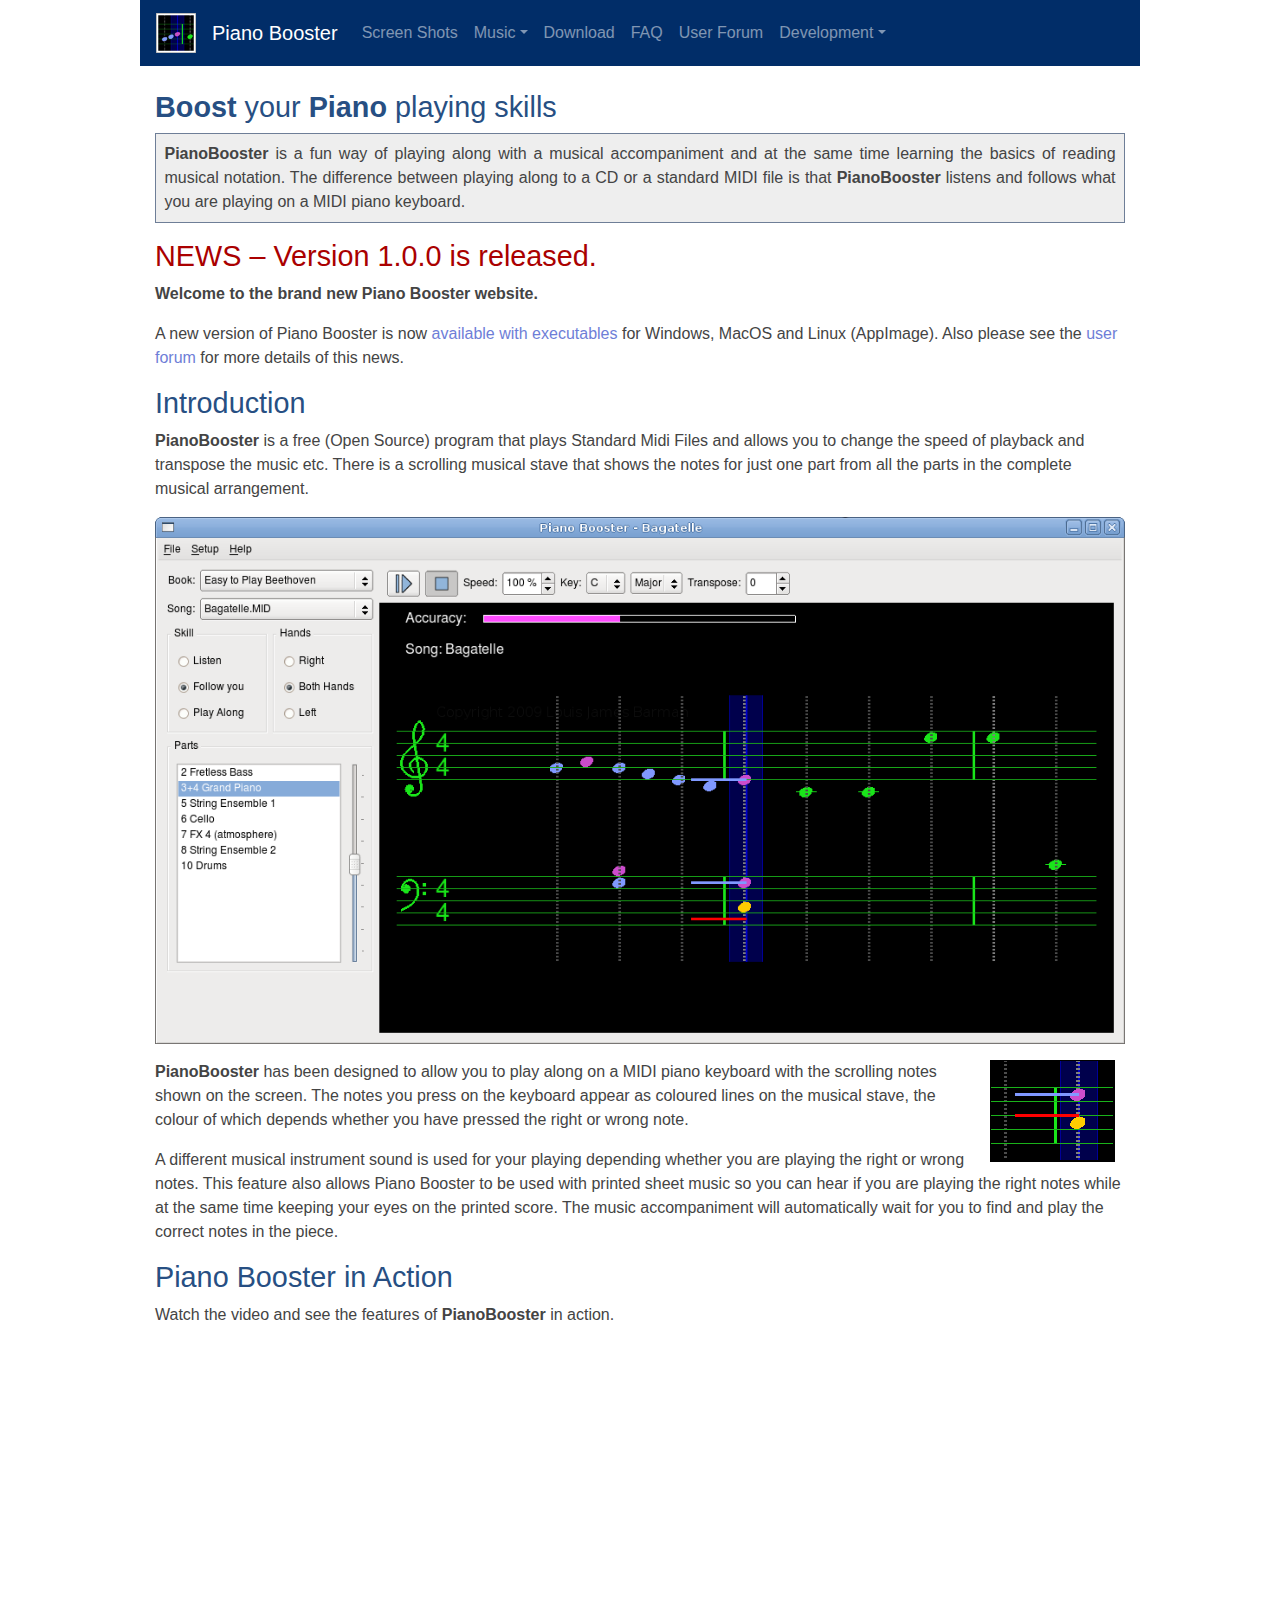
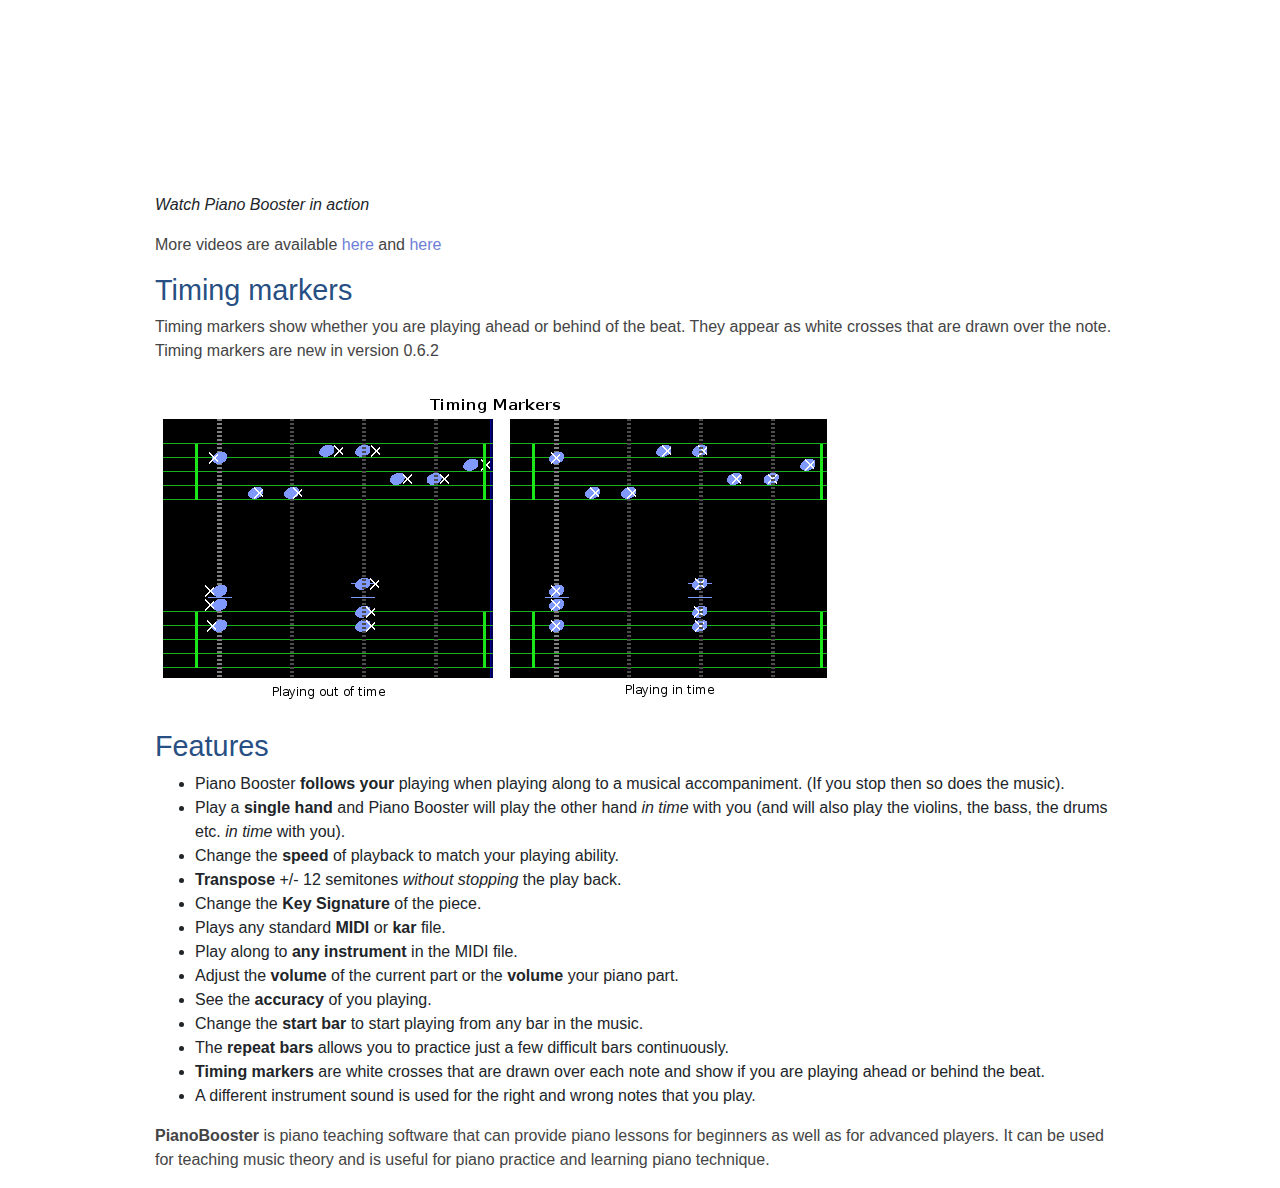
<file: index.html>
<!DOCTYPE html>
<html xmlns="http://www.w3.org/1999/xhtml" lang="" xml:lang="">
<head>
  <meta charset="utf-8" />
  <meta name="generator" content="pandoc" />
  <meta name="viewport" content="width=device-width, initial-scale=1.0, user-scalable=yes" />
  <title>PianoBooster</title>
  <style type="text/css">
      code{white-space: pre-wrap;}
      span.smallcaps{font-variant: small-caps;}
      span.underline{text-decoration: underline;}
      div.column{display: inline-block; vertical-align: top; width: 50%;}
  </style>
    <meta name="viewport" content="width=device-width, initial-scale=1">
    <link rel="stylesheet" href="https://maxcdn.bootstrapcdn.com/bootstrap/4.5.2/css/bootstrap.min.css">
    <script src="https://ajax.googleapis.com/ajax/libs/jquery/3.5.1/jquery.min.js"></script>
    <script src="https://cdnjs.cloudflare.com/ajax/libs/popper.js/1.16.0/umd/popper.min.js"></script>
    <script src="https://maxcdn.bootstrapcdn.com/bootstrap/4.5.2/js/bootstrap.min.js"></script>
    <link rel="stylesheet" href="css/pb.css">
  <style>
  @media (min-width: 1000px) {
  .customclass {
     max-width: 1000px!important;
    }
  }
  </style>
</head>
<body>
<div class="container-lg customclass px-0">
<nav class="navbar navbar-expand-md navbar-dark">

  <a class="navbar-brand" href="index.html"> <img src="images/logo64x64.png" alt="logo" style="width:40px;"></a>
  <a class="navbar-brand" href="index.html">Piano Booster</a>

  <button class="navbar-toggler" type="button" data-toggle="collapse" data-target="#collapsibleNavbar">
    <span class="navbar-toggler-icon"></span>
  </button>
  <div class="collapse navbar-collapse" id="collapsibleNavbar">
    <ul class="navbar-nav">
    <li class="nav-item"><a class="nav-link" href="screenshots.html">Screen Shots</a></li>
    <li class="nav-item dropdown">
      <a class="nav-link dropdown-toggle" href="music-info.html" id="navbardrop" data-toggle="dropdown">Music</a>
      <div class="dropdown-menu">
        <a class="dropdown-item" href="music-info.html">Music Info</a>
        <a class="dropdown-item" href="Beginner Course.html">Beginner Course</a>
        <a class="dropdown-item" href="Booster Music.html">Booster Course</a>
      </div>
    </li>
    <li class="nav-item"><a class="nav-link" href="download.html">Download</a></li>
    <li class="nav-item"><a class="nav-link" href="faq.html">FAQ</a></li>
    <li class="nav-item"><a class="nav-link" href="http://piano-booster.139.s1.nabble.com/Piano-Booster-Users-f1591936.html">User Forum</a></li>
    <li class="nav-item dropdown">
      <a class="nav-link dropdown-toggle" href="music-info.html" id="navbardrop" data-toggle="dropdown">Development</a>
      <div class="dropdown-menu">
        <a class="dropdown-item" href="developer-info.html">Developer Info</a>
        <a class="dropdown-item" href="http://piano-booster.139.s1.nabble.com/Piano-Booster-Development-f2625691.html">Dev forum</a>
        <a class="dropdown-item" href="https://github.com/pianobooster/PianoBooster">Source Code</a>
        <a class="dropdown-item" href="https://hosted.weblate.org/projects/pianobooster/">Translations</a>
      </div>
    </li>
    </ul>
  </div>
</nav>
<br>

<div class="container-lg">
<h2 id="boost-your-piano-playing-skills"><strong>Boost</strong> your <strong>Piano</strong> playing skills</h2>
<p class="greyed">
<strong>PianoBooster</strong> is a fun way of playing along with a musical accompaniment and at the same time learning the basics of reading musical notation. The difference between playing along to a CD or a standard MIDI file is that <strong>PianoBooster</strong> listens and follows what you are playing on a MIDI piano keyboard.
</p>
<div class="news">
<h2 id="news-version-1.0.0-is-released.">NEWS – Version 1.0.0 is released.</h2>
</div>
<p><strong>Welcome to the brand new Piano Booster website.</strong></p>
<p>A new version of Piano Booster is now <a href="download.html">available with executables</a> for Windows, MacOS and Linux (AppImage). Also please see the <a href="http://piano-booster.2625608.n2.nabble.com/Piano-Booster-Users-f1591936.html">user forum</a> for more details of this news.</p>
<h2 id="introduction">Introduction</h2>
<p><strong>PianoBooster</strong> is a free (Open Source) program that plays Standard Midi Files and allows you to change the speed of playback and transpose the music etc. There is a scrolling musical stave that shows the notes for just one part from all the parts in the complete musical arrangement.</p>
<p><img src="images/shots/LinuxScreenShot.png" alt="Piano Booster main screen" /></p>
<p><img hspace="10" align="right" src="images/pianolines.png" alt="Piano Lines"/> <strong>PianoBooster</strong> has been designed to allow you to play along on a MIDI piano keyboard with the scrolling notes shown on the screen. The notes you press on the keyboard appear as coloured lines on the musical stave, the colour of which depends whether you have pressed the right or wrong note.</p>
<p>A different musical instrument sound is used for your playing depending whether you are playing the right or wrong notes. This feature also allows Piano Booster to be used with printed sheet music so you can hear if you are playing the right notes while at the same time keeping your eyes on the printed score. The music accompaniment will automatically wait for you to find and play the correct notes in the piece.</p>
<h2 id="piano-booster-in-action">Piano Booster in Action</h2>
<p>Watch the video and see the features of <strong>PianoBooster</strong> in action.</p>
<p>
<style>.embed-container {position: relative; padding-bottom: min(80%, 450px); height: 0; overflow: hidden; max-width: 100%; } .embed-container iframe, .embed-container object, .embed-container embed { position: absolute; top: 0; left: 0; max-width: 600px; max-height: 450px; width: 100%; height: 100%; }</style>
<div class="embed-container">
<iframe src="https://www.youtube-nocookie.com/embed/UGbfm8Tv-20?controls=0&amp;rel=0" frameborder="0" allowfullscreen>
</iframe>
</div>
<i>Watch Piano Booster in action</i>
</p>
<p>More videos are available <a href="http://www.youtube.com/watch?v=7YaDllVreuM">here</a> and <a href="http://www.youtube.com/watch?v=58iw8nu3EOM">here</a></p>
<!--<h2>Timing markers <font color="#ff6666">(new)</font></h2>-->
<h2 id="timing-markers">Timing markers</h2>
<p>Timing markers show whether you are playing ahead or behind of the beat. They appear as white crosses that are drawn over the note. Timing markers are new in version 0.6.2</p>
<p><img src="images/timingmarkers.png" alt="Piano Booster timing markers" /></p>
<h2 id="features">Features</h2>
<ul>
<li>Piano Booster <strong>follows your</strong> playing when playing along to a musical accompaniment. (If you stop then so does the music).</li>
<li>Play a <strong>single hand</strong> and Piano Booster will play the other hand <em>in time</em> with you (and will also play the violins, the bass, the drums etc. <i>in time</i> with you).</li>
<li>Change the <strong>speed</strong> of playback to match your playing ability.</li>
<li><strong>Transpose</strong> +/- 12 semitones <em>without stopping</em> the play back.</li>
<li>Change the <strong>Key Signature</strong> of the piece.</li>
<li>Plays any standard <strong>MIDI</strong> or <strong>kar</strong> file.</li>
<li>Play along to <strong>any instrument</strong> in the MIDI file.</li>
<li>Adjust the <strong>volume</strong> of the current part or the <strong>volume</strong> your piano part.</li>
<li>See the <strong>accuracy</strong> of you playing.</li>
<li>Change the <strong>start bar</strong> to start playing from any bar in the music.</li>
<li>The <strong>repeat bars</strong> allows you to practice just a few difficult bars continuously.</li>
<li><strong>Timing markers</strong> are white crosses that are drawn over each note and show if you are playing ahead or behind the beat.</li>
<li>A different instrument sound is used for the right and wrong notes that you play.</li>
</ul>
<p><strong>PianoBooster</strong> is piano teaching software that can provide piano lessons for beginners as well as for advanced players. It can be used for teaching music theory and is useful for piano practice and learning piano technique.</p>

</div>
</div>
</body>
</html>
</file>
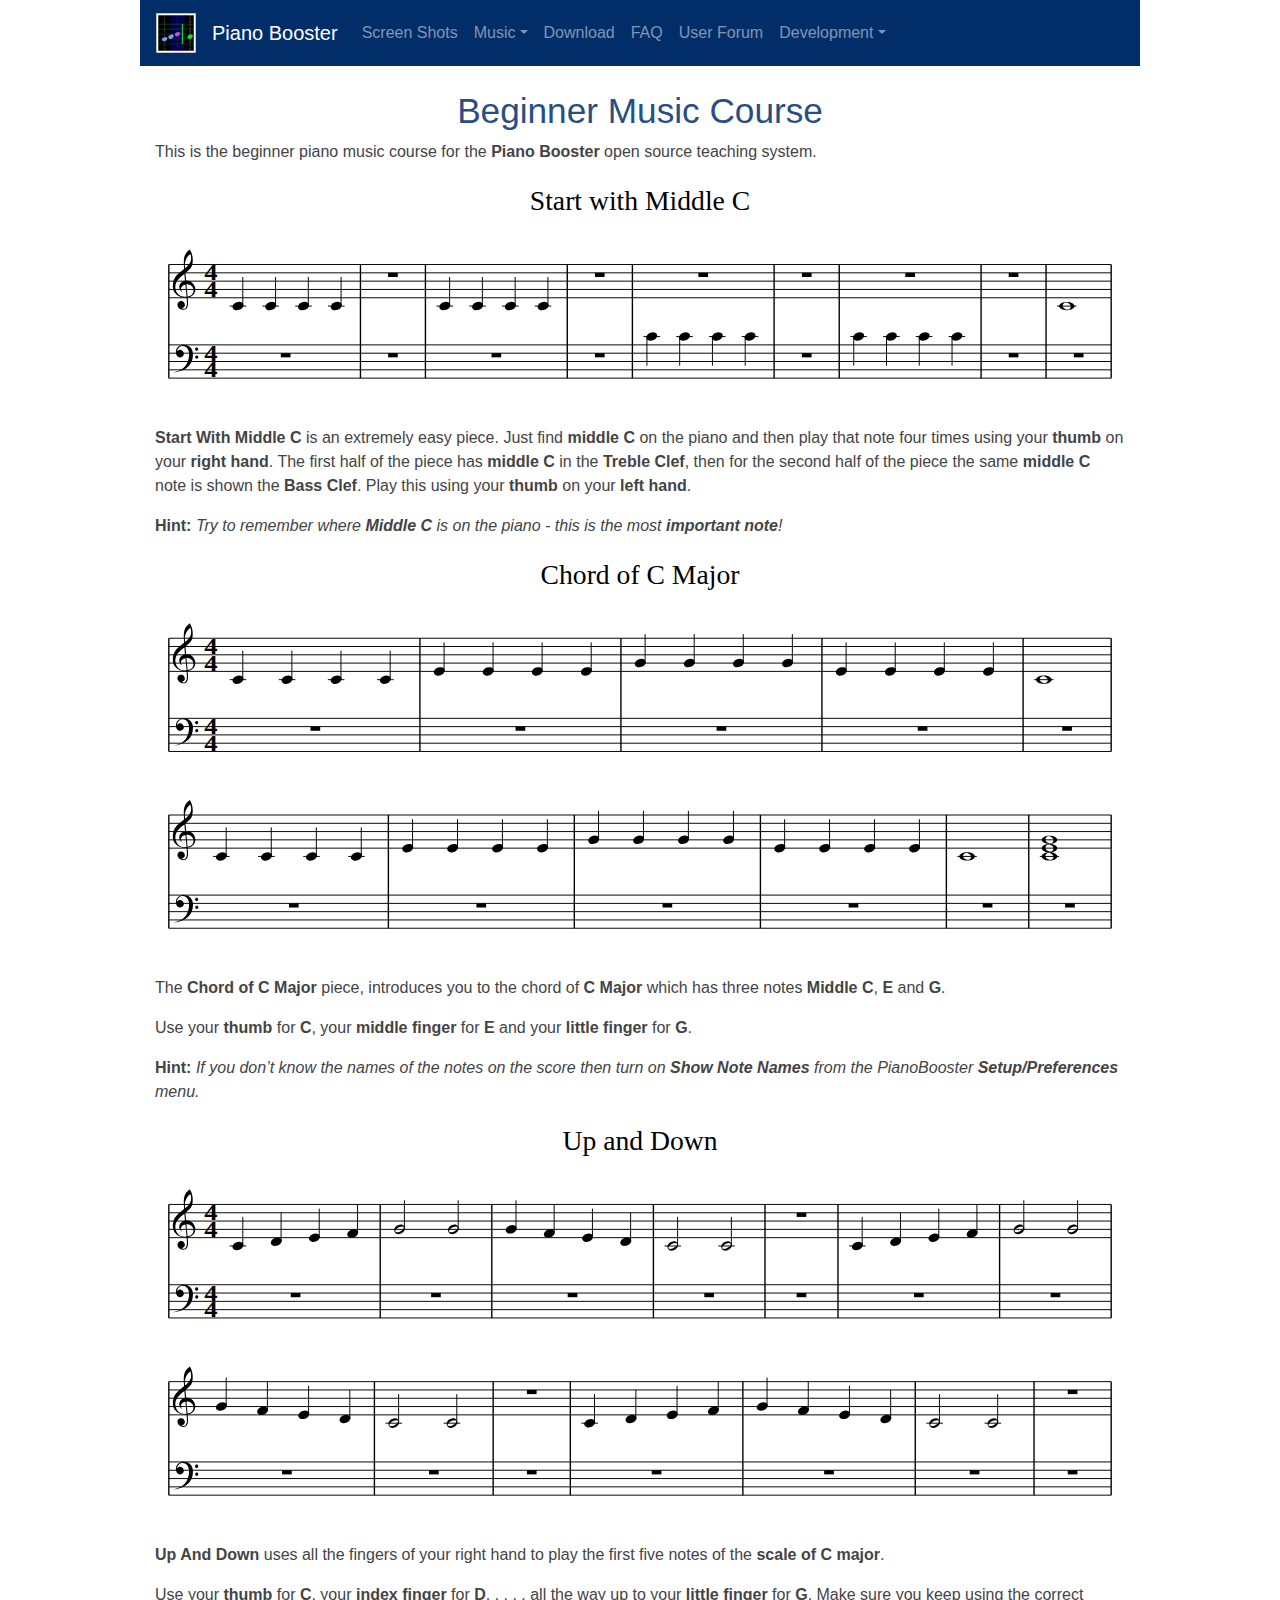
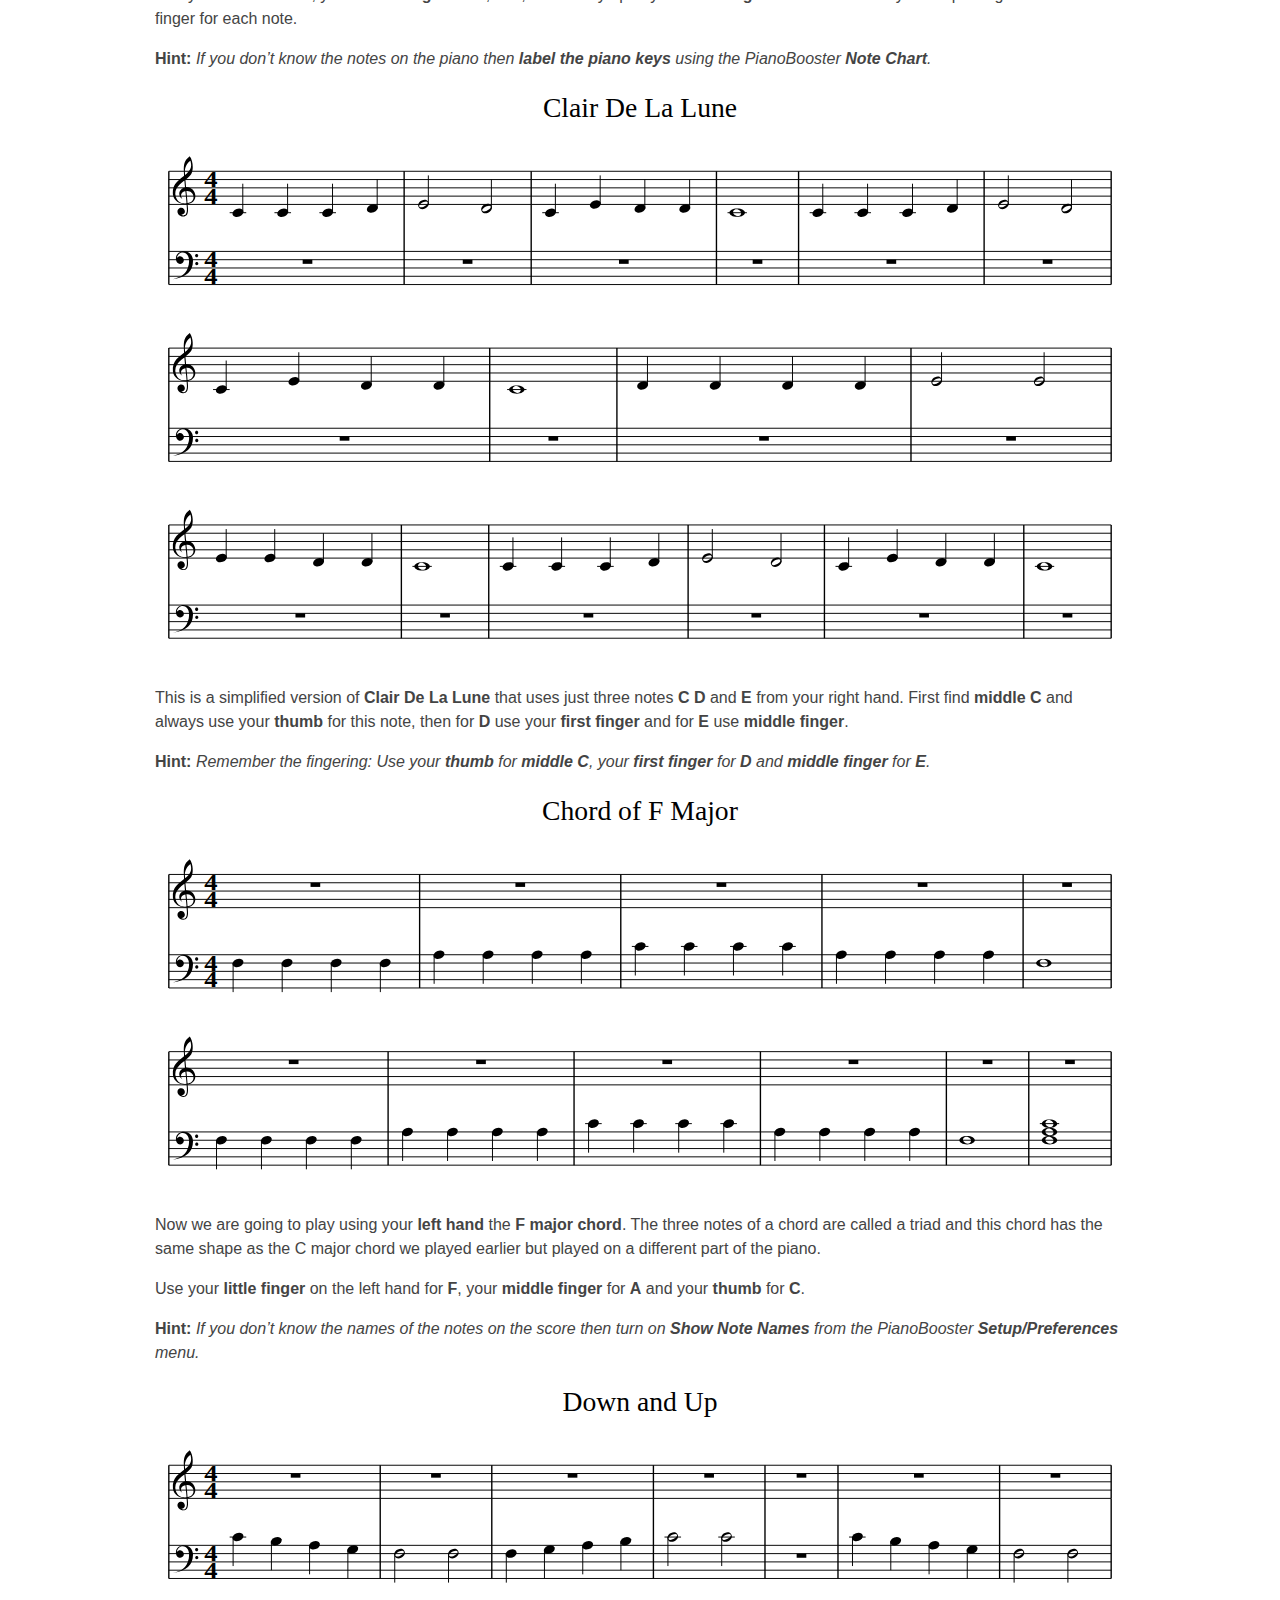
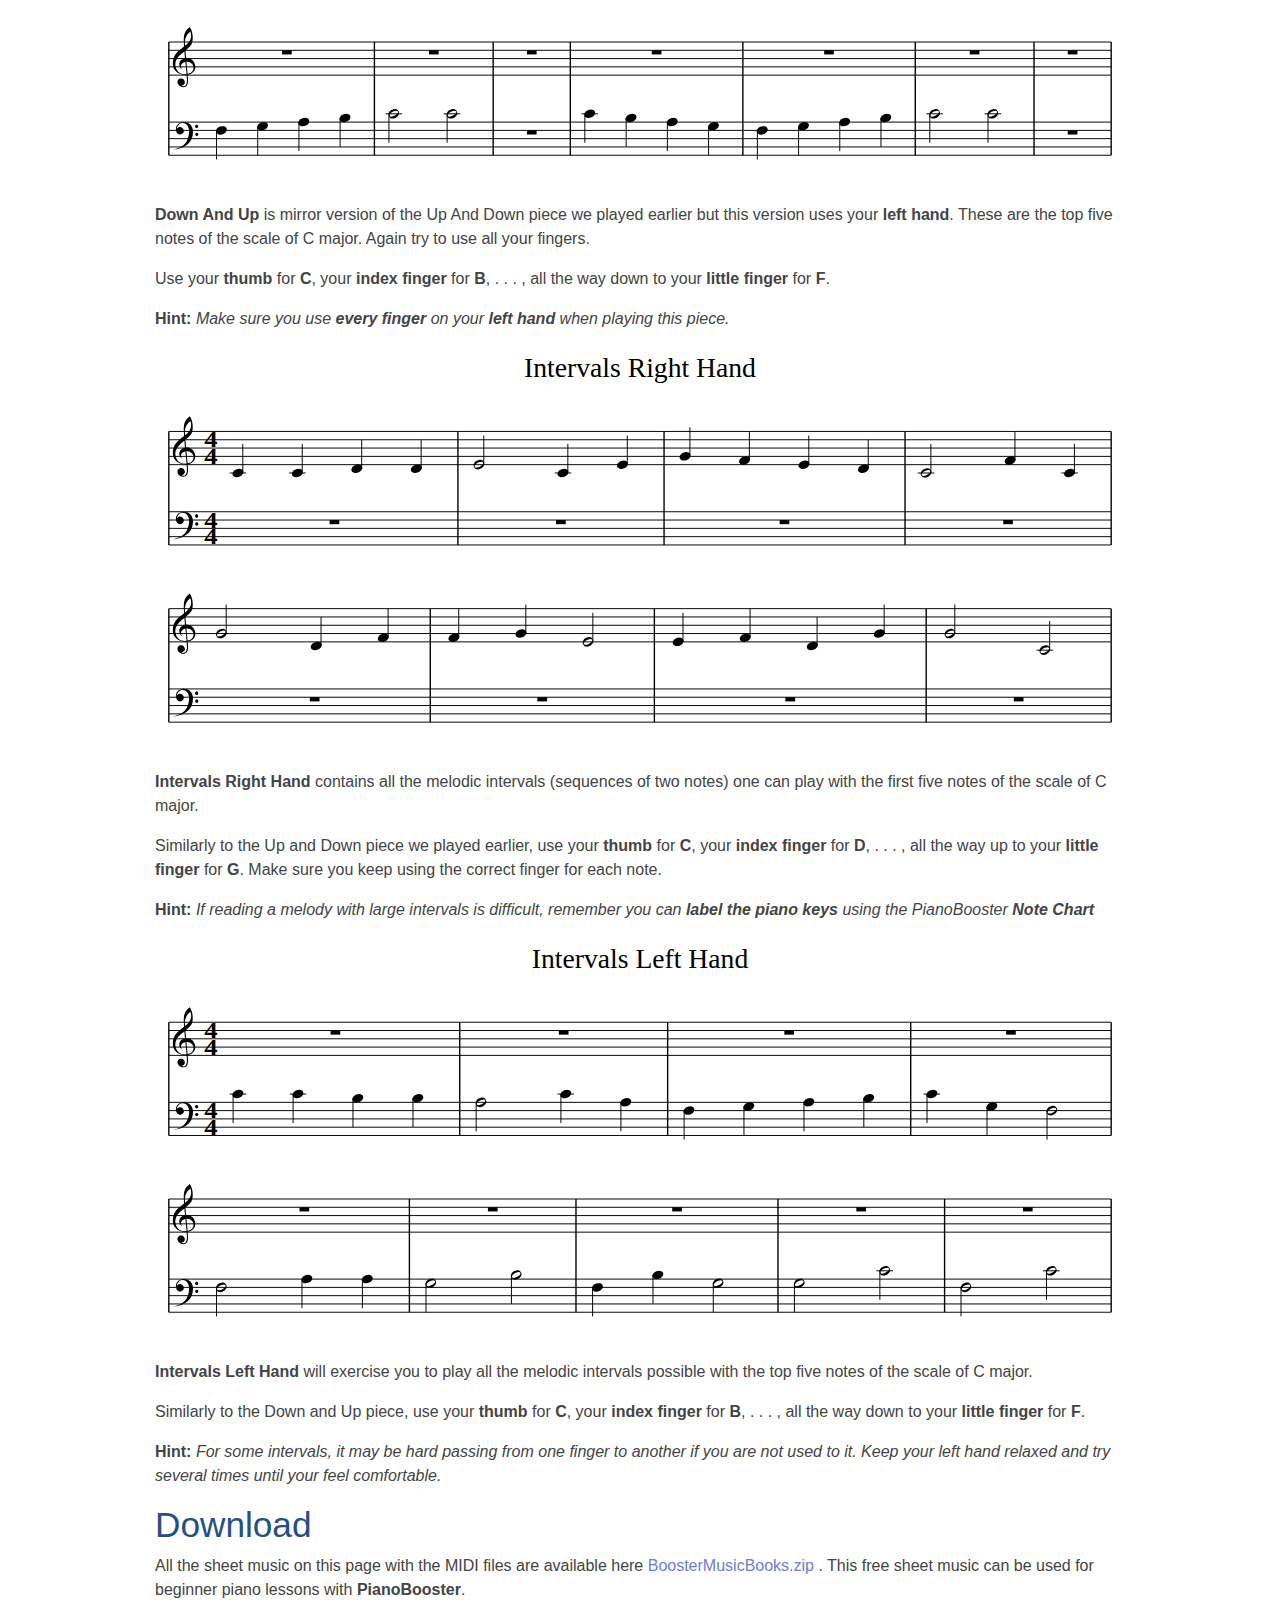
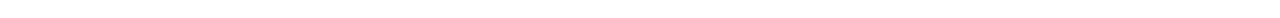
<file: Beginner Course.html>
<!DOCTYPE html>
<html xmlns="http://www.w3.org/1999/xhtml" lang="" xml:lang="">
<head>
  <meta charset="utf-8" />
  <meta name="generator" content="pandoc" />
  <meta name="viewport" content="width=device-width, initial-scale=1.0, user-scalable=yes" />
  <title>Beginner Course PianoBooster</title>
  <style type="text/css">
      code{white-space: pre-wrap;}
      span.smallcaps{font-variant: small-caps;}
      span.underline{text-decoration: underline;}
      div.column{display: inline-block; vertical-align: top; width: 50%;}
  </style>
    <meta name="viewport" content="width=device-width, initial-scale=1">
    <link rel="stylesheet" href="https://maxcdn.bootstrapcdn.com/bootstrap/4.5.2/css/bootstrap.min.css">
    <script src="https://ajax.googleapis.com/ajax/libs/jquery/3.5.1/jquery.min.js"></script>
    <script src="https://cdnjs.cloudflare.com/ajax/libs/popper.js/1.16.0/umd/popper.min.js"></script>
    <script src="https://maxcdn.bootstrapcdn.com/bootstrap/4.5.2/js/bootstrap.min.js"></script>
    <link rel="stylesheet" href="css/pb.css">
  <style>
  @media (min-width: 1000px) {
  .customclass {
     max-width: 1000px!important;
    }
  }
  </style>
</head>
<body>
<div class="container-lg customclass px-0">
<nav class="navbar navbar-expand-md navbar-dark">

  <a class="navbar-brand" href="index.html"> <img src="images/logo64x64.png" alt="logo" style="width:40px;"></a>
  <a class="navbar-brand" href="index.html">Piano Booster</a>

  <button class="navbar-toggler" type="button" data-toggle="collapse" data-target="#collapsibleNavbar">
    <span class="navbar-toggler-icon"></span>
  </button>
  <div class="collapse navbar-collapse" id="collapsibleNavbar">
    <ul class="navbar-nav">
    <li class="nav-item"><a class="nav-link" href="screenshots.html">Screen Shots</a></li>
    <li class="nav-item dropdown">
      <a class="nav-link dropdown-toggle" href="music-info.html" id="navbardrop" data-toggle="dropdown">Music</a>
      <div class="dropdown-menu">
        <a class="dropdown-item" href="music-info.html">Music Info</a>
        <a class="dropdown-item" href="Beginner Course.html">Beginner Course</a>
        <a class="dropdown-item" href="Booster Music.html">Booster Course</a>
      </div>
    </li>
    <li class="nav-item"><a class="nav-link" href="download.html">Download</a></li>
    <li class="nav-item"><a class="nav-link" href="faq.html">FAQ</a></li>
    <li class="nav-item"><a class="nav-link" href="http://piano-booster.2625608.n2.nabble.com/Piano-Booster-Users-f1591936.html">User Forum</a></li>
    <li class="nav-item dropdown">
      <a class="nav-link dropdown-toggle" href="music-info.html" id="navbardrop" data-toggle="dropdown">Development</a>
      <div class="dropdown-menu">
        <a class="dropdown-item" href="developer-info.html">Developer Info</a>
        <a class="dropdown-item" href="http://piano-booster.2625608.n2.nabble.com/Piano-Booster-Development-f2625691.html">Dev forum</a>
        <a class="dropdown-item" href="https://github.com/pianobooster/PianoBooster">Source Code</a>
        <a class="dropdown-item" href="https://hosted.weblate.org/projects/pianobooster/">Translations</a>
      </div>
    </li>
    </ul>
  </div>
</nav>
<br>

<div class="container-lg">
<div class="sheet-music">
<center>
<h1 id="beginner-music-course">Beginner Music Course</h1>
</center>
<p>This is the beginner piano music course for the <strong>Piano Booster</strong> open source teaching system.</p>
<p><img src="BeginnerCourse/01-StartWithMiddleCfixed.svg" /></p>
<p><strong>Start With Middle C</strong> is an extremely easy piece. Just find <strong>middle C</strong> on the piano and then play that note four times using your <strong>thumb</strong> on your <strong>right hand</strong>. The first half of the piece has <strong>middle C</strong> in the <strong>Treble Clef</strong>, then for the second half of the piece the same <strong>middle C</strong> note is shown the <strong>Bass Clef</strong>. Play this using your <strong>thumb</strong> on your <strong>left hand</strong>.</p>
<blockquote>
<p><strong>Hint:</strong> <em>Try to remember where <strong>Middle C</strong> is on the piano - this is the most <strong>important note</strong>!</em></p>
</blockquote>
<p><img src="BeginnerCourse/02-ChordOfCMajorfixed.svg" /></p>
<p>The <strong>Chord of C Major</strong> piece, introduces you to the chord of <strong>C Major</strong> which has three notes <strong>Middle C</strong>, <strong>E</strong> and <strong>G</strong>.</p>
<p>Use your <strong>thumb</strong> for <strong>C</strong>, your <strong>middle finger</strong> for <strong>E</strong> and your <strong>little finger</strong> for <strong>G</strong>.</p>
<blockquote>
<p><strong>Hint:</strong> <em>If you don’t know the names of the notes on the score then turn on <strong>Show Note Names</strong> from the PianoBooster <strong>Setup/Preferences</strong> menu.</em></p>
</blockquote>
<p><img src="BeginnerCourse/03-UpAndDownfixed.svg" /></p>
<p><strong>Up And Down</strong> uses all the fingers of your right hand to play the first five notes of the <strong>scale of C major</strong>.</p>
<p>Use your <strong>thumb</strong> for <strong>C</strong>, your <strong>index finger</strong> for <strong>D</strong>, . . . , all the way up to your <strong>little finger</strong> for <strong>G</strong>. Make sure you keep using the correct finger for each note.</p>
<blockquote>
<p><strong>Hint:</strong> <em>If you don’t know the notes on the piano then <strong>label the piano keys</strong> using the PianoBooster <strong>Note Chart</strong>.</em></p>
</blockquote>
<p><img src="BeginnerCourse/04-ClairDeLaLunefixed.svg" /></p>
<p>This is a simplified version of <strong>Clair De La Lune</strong> that uses just three notes <strong>C D</strong> and <strong>E</strong> from your right hand. First find <strong>middle C</strong> and always use your <strong>thumb</strong> for this note, then for <strong>D</strong> use your <strong>first finger</strong> and for <strong>E</strong> use <strong>middle finger</strong>.</p>
<blockquote>
<p><strong>Hint:</strong> <em>Remember the fingering: Use your <strong>thumb</strong> for <strong>middle C</strong>, your <strong>first finger</strong> for <strong>D</strong> and <strong>middle finger</strong> for <strong>E</strong>.</em></p>
</blockquote>
<p><img src="BeginnerCourse/05-ChordOfFMajorfixed.svg" /></p>
<p>Now we are going to play using your <strong>left hand</strong> the <strong>F major chord</strong>. The three notes of a chord are called a triad and this chord has the same shape as the C major chord we played earlier but played on a different part of the piano.</p>
<p>Use your <strong>little finger</strong> on the left hand for <strong>F</strong>, your <strong>middle finger</strong> for <strong>A</strong> and your <strong>thumb</strong> for <strong>C</strong>.</p>
<blockquote>
<p><strong>Hint:</strong> <em>If you don’t know the names of the notes on the score then turn on <strong>Show Note Names</strong> from the PianoBooster <strong>Setup/Preferences</strong> menu.</em></p>
</blockquote>
<p><img src="BeginnerCourse/06-DownAndUpfixed.svg" /></p>
<p><strong>Down And Up</strong> is mirror version of the Up And Down piece we played earlier but this version uses your <strong>left hand</strong>. These are the top five notes of the scale of C major. Again try to use all your fingers.</p>
<p>Use your <strong>thumb</strong> for <strong>C</strong>, your <strong>index finger</strong> for <strong>B</strong>, . . . , all the way down to your <strong>little finger</strong> for <strong>F</strong>.</p>
<blockquote>
<p><strong>Hint:</strong> <em>Make sure you use <strong>every finger</strong> on your <strong>left hand</strong> when playing this piece.</em></p>
</blockquote>
<p><img src="BeginnerCourse/07-IntervalsRightHandfixed.svg" /></p>
<p><strong>Intervals Right Hand</strong> contains all the melodic intervals (sequences of two notes) one can play with the first five notes of the scale of C major.</p>
<p>Similarly to the Up and Down piece we played earlier, use your <strong>thumb</strong> for <strong>C</strong>, your <strong>index finger</strong> for <strong>D</strong>, . . . , all the way up to your <strong>little finger</strong> for <strong>G</strong>. Make sure you keep using the correct finger for each note.</p>
<blockquote>
<p><strong>Hint:</strong> <em>If reading a melody with large intervals is difficult, remember you can <strong>label the piano keys</strong> using the PianoBooster <strong>Note Chart</strong></em></p>
</blockquote>
<p><img src="BeginnerCourse/08-IntervalsLeftHandfixed.svg" /></p>
<p><strong>Intervals Left Hand</strong> will exercise you to play all the melodic intervals possible with the top five notes of the scale of C major.</p>
<p>Similarly to the Down and Up piece, use your <strong>thumb</strong> for <strong>C</strong>, your <strong>index finger</strong> for <strong>B</strong>, . . . , all the way down to your <strong>little finger</strong> for <strong>F</strong>.</p>
<blockquote>
<p><strong>Hint:</strong> <em>For some intervals, it may be hard passing from one finger to another if you are not used to it. Keep your left hand relaxed and try several times until your feel comfortable.</em></p>
</blockquote>
<h1>Download</h1>

<p>
All the sheet music on this page with the MIDI files are available here
<a href="download/BoosterMusicBooks.zip">BoosterMusicBooks.zip </a>.
This free sheet music can be used for beginner piano lessons with <b>PianoBooster</b>.
</p>
</div>

</div>
</div>
</body>
</html>
</file>
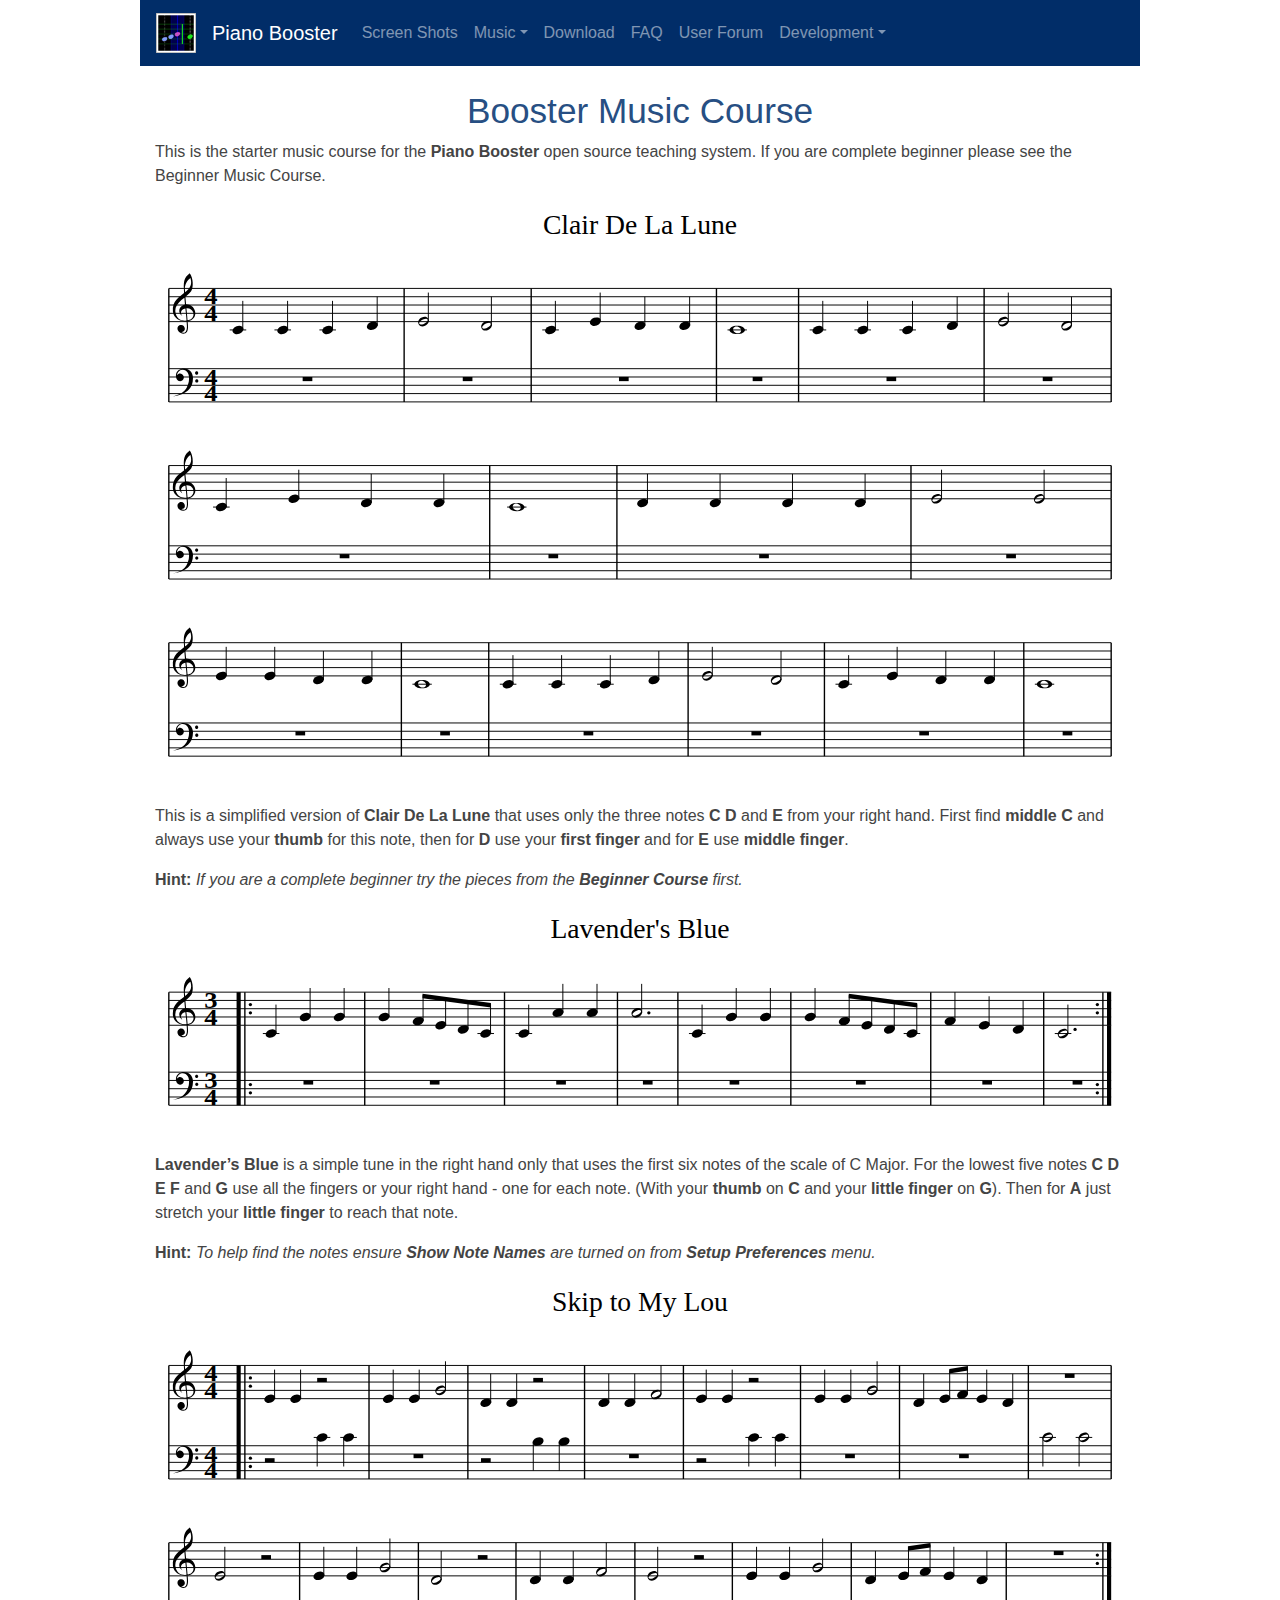
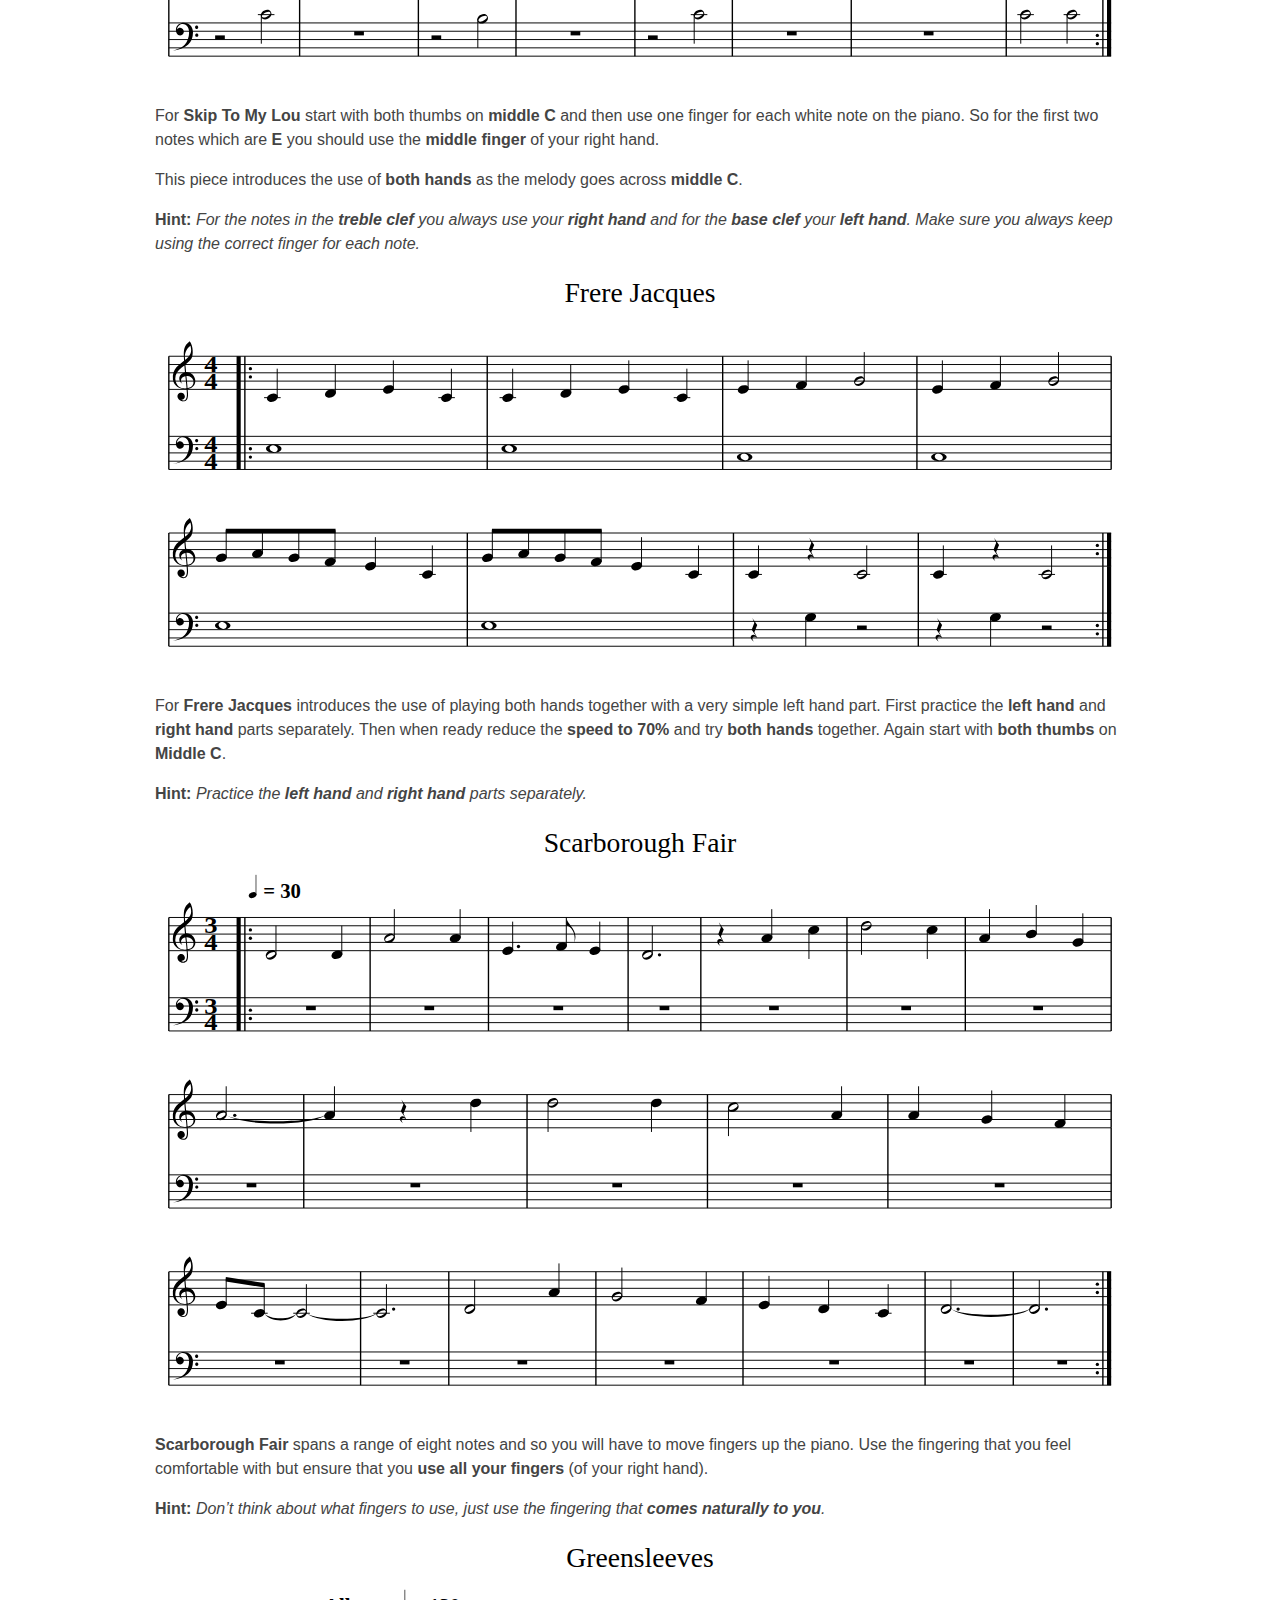
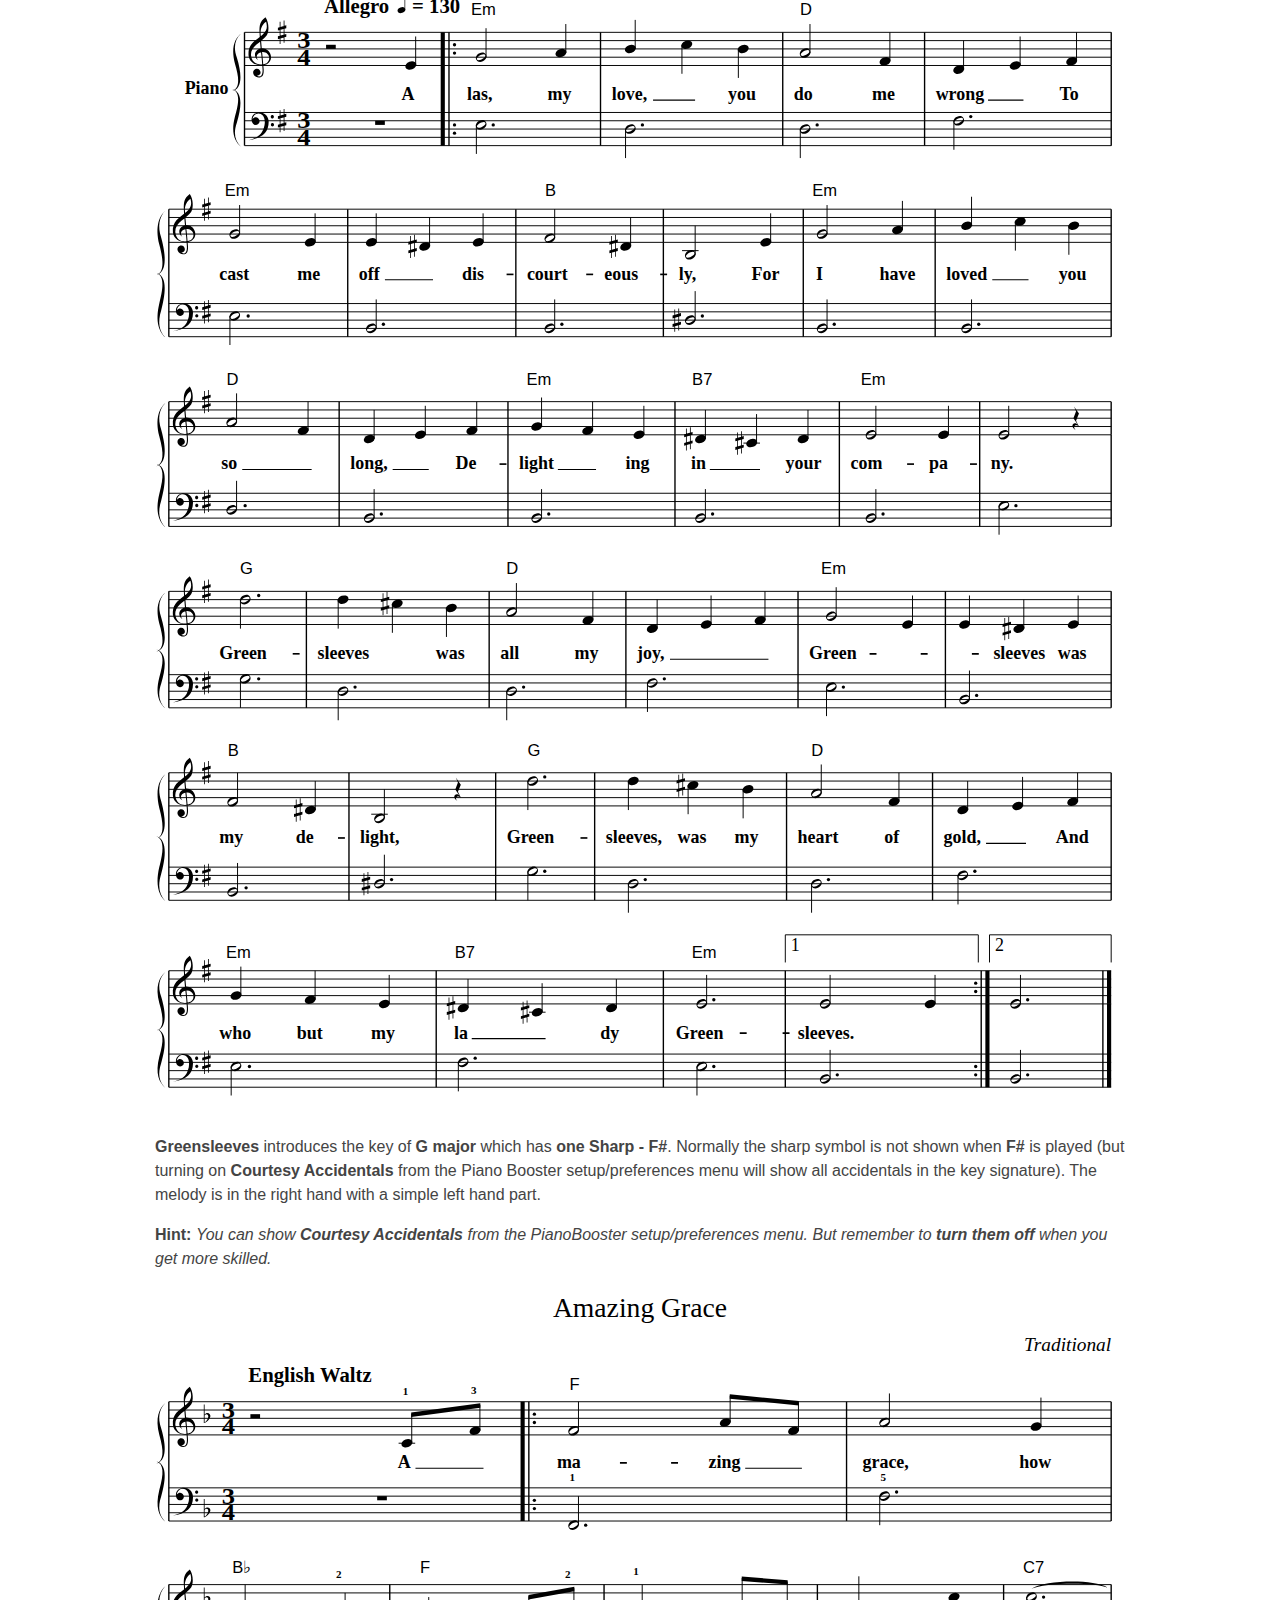
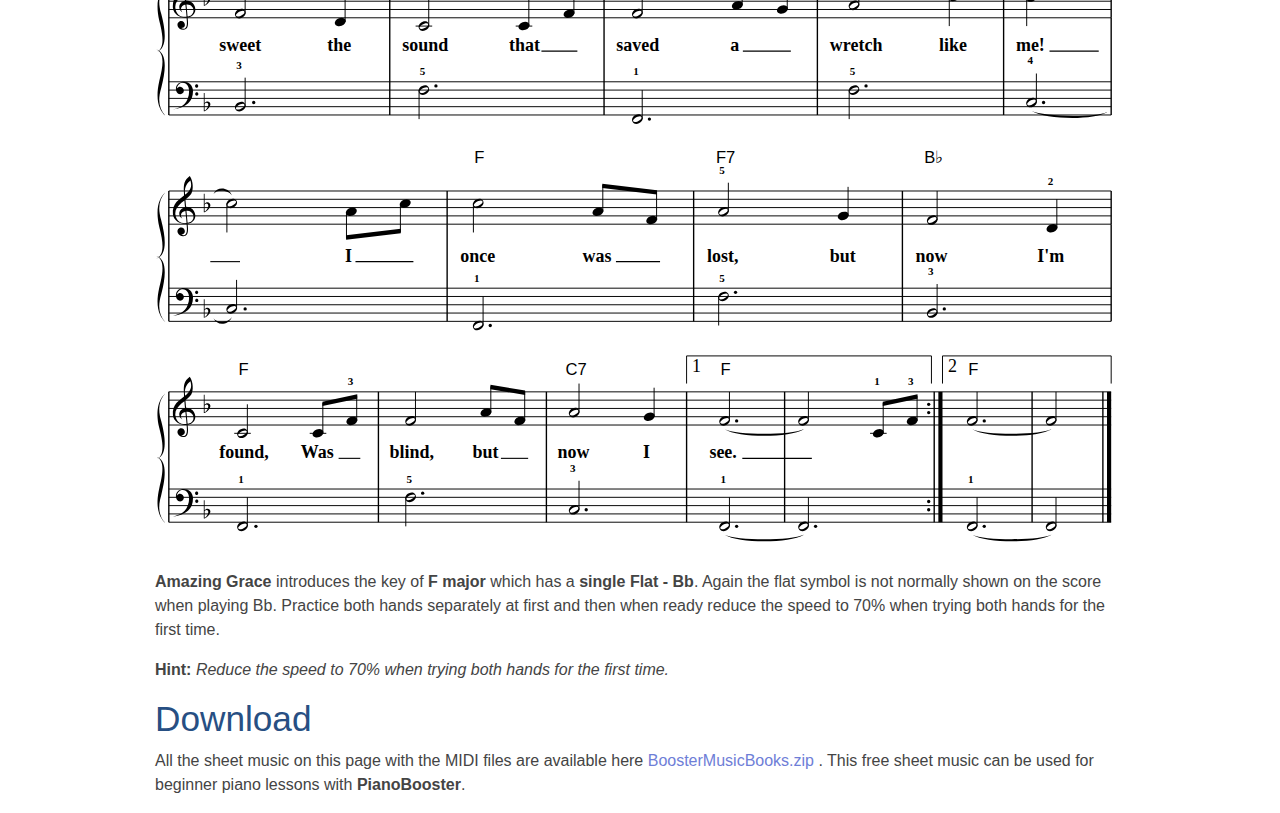
<file: Booster Music.html>
<!DOCTYPE html>
<html xmlns="http://www.w3.org/1999/xhtml" lang="" xml:lang="">
<head>
  <meta charset="utf-8" />
  <meta name="generator" content="pandoc" />
  <meta name="viewport" content="width=device-width, initial-scale=1.0, user-scalable=yes" />
  <title>Booster Music PianoBooster</title>
  <style type="text/css">
      code{white-space: pre-wrap;}
      span.smallcaps{font-variant: small-caps;}
      span.underline{text-decoration: underline;}
      div.column{display: inline-block; vertical-align: top; width: 50%;}
  </style>
    <meta name="viewport" content="width=device-width, initial-scale=1">
    <link rel="stylesheet" href="https://maxcdn.bootstrapcdn.com/bootstrap/4.5.2/css/bootstrap.min.css">
    <script src="https://ajax.googleapis.com/ajax/libs/jquery/3.5.1/jquery.min.js"></script>
    <script src="https://cdnjs.cloudflare.com/ajax/libs/popper.js/1.16.0/umd/popper.min.js"></script>
    <script src="https://maxcdn.bootstrapcdn.com/bootstrap/4.5.2/js/bootstrap.min.js"></script>
    <link rel="stylesheet" href="css/pb.css">
  <style>
  @media (min-width: 1000px) {
  .customclass {
     max-width: 1000px!important;
    }
  }
  </style>
</head>
<body>
<div class="container-lg customclass px-0">
<nav class="navbar navbar-expand-md navbar-dark">

  <a class="navbar-brand" href="index.html"> <img src="images/logo64x64.png" alt="logo" style="width:40px;"></a>
  <a class="navbar-brand" href="index.html">Piano Booster</a>

  <button class="navbar-toggler" type="button" data-toggle="collapse" data-target="#collapsibleNavbar">
    <span class="navbar-toggler-icon"></span>
  </button>
  <div class="collapse navbar-collapse" id="collapsibleNavbar">
    <ul class="navbar-nav">
    <li class="nav-item"><a class="nav-link" href="screenshots.html">Screen Shots</a></li>
    <li class="nav-item dropdown">
      <a class="nav-link dropdown-toggle" href="music-info.html" id="navbardrop" data-toggle="dropdown">Music</a>
      <div class="dropdown-menu">
        <a class="dropdown-item" href="music-info.html">Music Info</a>
        <a class="dropdown-item" href="Beginner Course.html">Beginner Course</a>
        <a class="dropdown-item" href="Booster Music.html">Booster Course</a>
      </div>
    </li>
    <li class="nav-item"><a class="nav-link" href="download.html">Download</a></li>
    <li class="nav-item"><a class="nav-link" href="faq.html">FAQ</a></li>
    <li class="nav-item"><a class="nav-link" href="http://piano-booster.2625608.n2.nabble.com/Piano-Booster-Users-f1591936.html">User Forum</a></li>
    <li class="nav-item dropdown">
      <a class="nav-link dropdown-toggle" href="music-info.html" id="navbardrop" data-toggle="dropdown">Development</a>
      <div class="dropdown-menu">
        <a class="dropdown-item" href="developer-info.html">Developer Info</a>
        <a class="dropdown-item" href="http://piano-booster.2625608.n2.nabble.com/Piano-Booster-Development-f2625691.html">Dev forum</a>
        <a class="dropdown-item" href="https://github.com/pianobooster/PianoBooster">Source Code</a>
        <a class="dropdown-item" href="https://hosted.weblate.org/projects/pianobooster/">Translations</a>
      </div>
    </li>
    </ul>
  </div>
</nav>
<br>

<div class="container-lg">
<div class="sheet-music">
<center>
<h1 id="booster-music-course">Booster Music Course</h1>
</center>
<p>This is the starter music course for the <strong>Piano Booster</strong> open source teaching system. If you are complete beginner please see the Beginner Music Course.</p>
<p><img src="BoosterMusic/01-ClairDeLaLunefixed.svg" /></p>
<p>This is a simplified version of <strong>Clair De La Lune</strong> that uses only the three notes <strong>C D</strong> and <strong>E</strong> from your right hand. First find <strong>middle C</strong> and always use your <strong>thumb</strong> for this note, then for <strong>D</strong> use your <strong>first finger</strong> and for <strong>E</strong> use <strong>middle finger</strong>.</p>
<blockquote>
<p><strong>Hint:</strong> <em>If you are a complete beginner try the pieces from the <strong>Beginner Course</strong> first.</em></p>
</blockquote>
<p><img src="BoosterMusic/02-LavendersBluefixed.svg" /></p>
<p><strong>Lavender’s Blue</strong> is a simple tune in the right hand only that uses the first six notes of the scale of C Major. For the lowest five notes <strong>C D E F</strong> and <strong>G</strong> use all the fingers or your right hand - one for each note. (With your <strong>thumb</strong> on <strong>C</strong> and your <strong>little finger</strong> on <strong>G</strong>). Then for <strong>A</strong> just stretch your <strong>little finger</strong> to reach that note.</p>
<blockquote>
<p><strong>Hint:</strong> <em>To help find the notes ensure <strong>Show Note Names</strong> are turned on from <strong>Setup Preferences</strong> menu.</em></p>
</blockquote>
<p><img src="BoosterMusic/03-SkipToMyLoufixed.svg" /></p>
<p>For <strong>Skip To My Lou</strong> start with both thumbs on <strong>middle C</strong> and then use one finger for each white note on the piano. So for the first two notes which are <strong>E</strong> you should use the <strong>middle finger</strong> of your right hand.</p>
<p>This piece introduces the use of <strong>both hands</strong> as the melody goes across <strong>middle C</strong>.</p>
<blockquote>
<p><strong>Hint:</strong> <em>For the notes in the <strong>treble clef</strong> you always use your <strong>right hand</strong> and for the <strong>base clef</strong> your <strong>left hand</strong>. Make sure you always keep using the correct finger for each note.</em></p>
</blockquote>
<p><img src="BoosterMusic/04-FrereJacquesfixed.svg" /></p>
<p>For <strong>Frere Jacques</strong> introduces the use of playing both hands together with a very simple left hand part. First practice the <strong>left hand</strong> and <strong>right hand</strong> parts separately. Then when ready reduce the <strong>speed to 70%</strong> and try <strong>both hands</strong> together. Again start with <strong>both thumbs</strong> on <strong>Middle C</strong>.</p>
<blockquote>
<p><strong>Hint:</strong> <em>Practice the <strong>left hand</strong> and <strong>right hand</strong> parts separately.</em></p>
</blockquote>
<p><img src="BoosterMusic/05-ScarboroughFairfixed.svg" /></p>
<p><strong>Scarborough Fair</strong> spans a range of eight notes and so you will have to move fingers up the piano. Use the fingering that you feel comfortable with but ensure that you <strong>use all your fingers</strong> (of your right hand).</p>
<blockquote>
<p><strong>Hint:</strong> <em>Don’t think about what fingers to use, just use the fingering that <strong>comes naturally to you</strong>.</em></p>
</blockquote>
<p><img src="BoosterMusic/06-Greensleevesfixed.svg" /></p>
<p><strong>Greensleeves</strong> introduces the key of <strong>G major</strong> which has <strong>one Sharp - F#</strong>. Normally the sharp symbol is not shown when <strong>F#</strong> is played (but turning on <strong>Courtesy Accidentals</strong> from the Piano Booster setup/preferences menu will show all accidentals in the key signature). The melody is in the right hand with a simple left hand part.</p>
<blockquote>
<p><strong>Hint:</strong> <em>You can show <strong>Courtesy Accidentals</strong> from the PianoBooster setup/preferences menu. But remember to <strong>turn them off</strong> when you get more skilled.</em></p>
</blockquote>
<p><img src="BoosterMusic/07-AmazingGracefixed.svg" /></p>
<p><strong>Amazing Grace</strong> introduces the key of <strong>F major</strong> which has a <strong>single Flat - Bb</strong>. Again the flat symbol is not normally shown on the score when playing Bb. Practice both hands separately at first and then when ready reduce the speed to 70% when trying both hands for the first time.</p>
<blockquote>
<p><strong>Hint:</strong> <em>Reduce the speed to 70% when trying both hands for the first time.</em></p>
</blockquote>
<h1>Download</h1>

<p>
All the sheet music on this page with the MIDI files are available here
<a href="download/BoosterMusicBooks.zip">BoosterMusicBooks.zip </a>.
This free sheet music can be used for beginner piano lessons with <b>PianoBooster</b>.
</p>
</div>

</div>
</div>
</body>
</html>
</file>
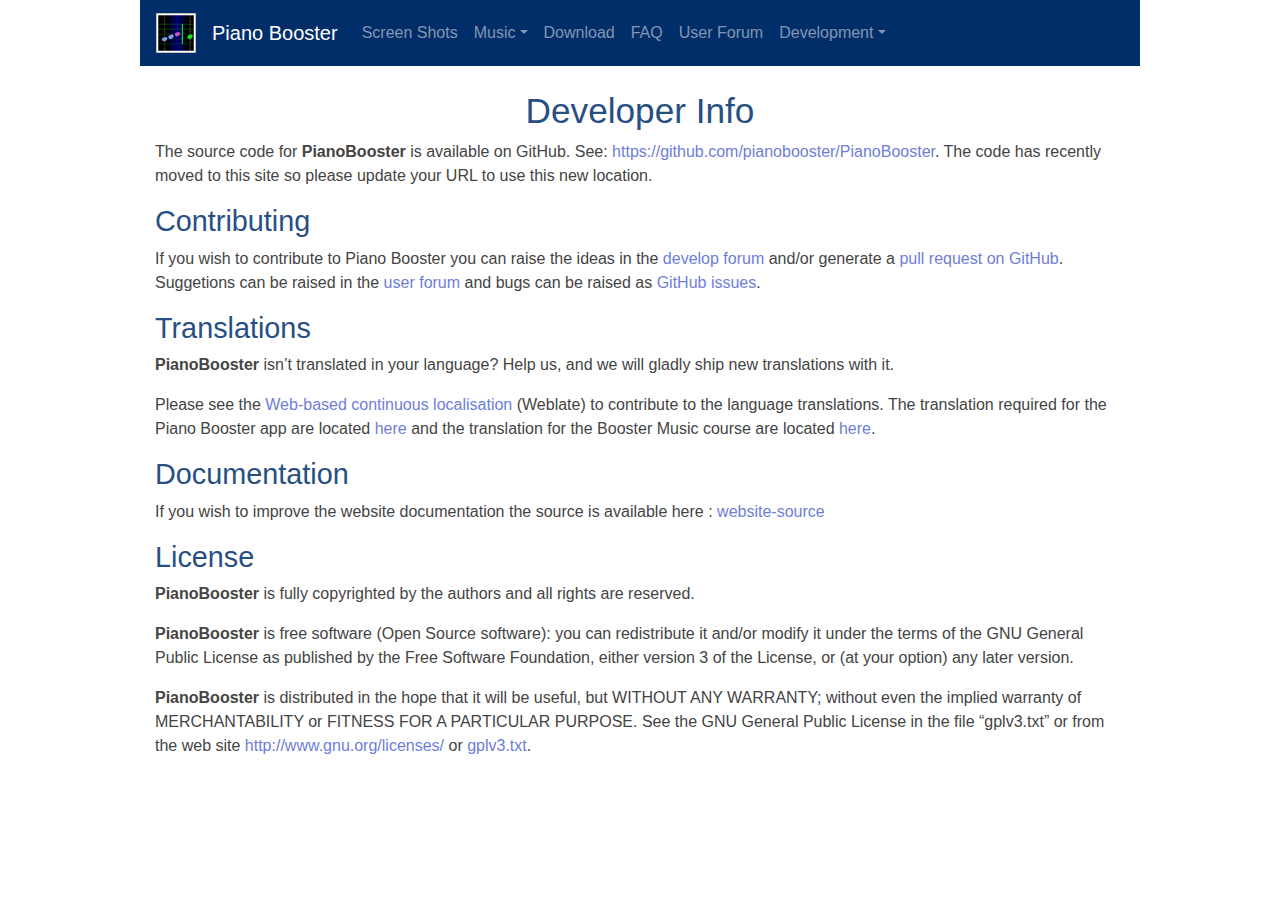
<file: developer-info.html>
<!DOCTYPE html>
<html xmlns="http://www.w3.org/1999/xhtml" lang="" xml:lang="">
<head>
  <meta charset="utf-8" />
  <meta name="generator" content="pandoc" />
  <meta name="viewport" content="width=device-width, initial-scale=1.0, user-scalable=yes" />
  <title>PianoBooster Dev Info</title>
  <style type="text/css">
      code{white-space: pre-wrap;}
      span.smallcaps{font-variant: small-caps;}
      span.underline{text-decoration: underline;}
      div.column{display: inline-block; vertical-align: top; width: 50%;}
  </style>
    <meta name="viewport" content="width=device-width, initial-scale=1">
    <link rel="stylesheet" href="https://maxcdn.bootstrapcdn.com/bootstrap/4.5.2/css/bootstrap.min.css">
    <script src="https://ajax.googleapis.com/ajax/libs/jquery/3.5.1/jquery.min.js"></script>
    <script src="https://cdnjs.cloudflare.com/ajax/libs/popper.js/1.16.0/umd/popper.min.js"></script>
    <script src="https://maxcdn.bootstrapcdn.com/bootstrap/4.5.2/js/bootstrap.min.js"></script>
    <link rel="stylesheet" href="css/pb.css">
  <style>
  @media (min-width: 1000px) {
  .customclass {
     max-width: 1000px!important;
    }
  }
  </style>
</head>
<body>
<div class="container-lg customclass px-0">
<nav class="navbar navbar-expand-md navbar-dark">

  <a class="navbar-brand" href="index.html"> <img src="images/logo64x64.png" alt="logo" style="width:40px;"></a>
  <a class="navbar-brand" href="index.html">Piano Booster</a>

  <button class="navbar-toggler" type="button" data-toggle="collapse" data-target="#collapsibleNavbar">
    <span class="navbar-toggler-icon"></span>
  </button>
  <div class="collapse navbar-collapse" id="collapsibleNavbar">
    <ul class="navbar-nav">
    <li class="nav-item"><a class="nav-link" href="screenshots.html">Screen Shots</a></li>
    <li class="nav-item dropdown">
      <a class="nav-link dropdown-toggle" href="music-info.html" id="navbardrop" data-toggle="dropdown">Music</a>
      <div class="dropdown-menu">
        <a class="dropdown-item" href="music-info.html">Music Info</a>
        <a class="dropdown-item" href="Beginner Course.html">Beginner Course</a>
        <a class="dropdown-item" href="Booster Music.html">Booster Course</a>
      </div>
    </li>
    <li class="nav-item"><a class="nav-link" href="download.html">Download</a></li>
    <li class="nav-item"><a class="nav-link" href="faq.html">FAQ</a></li>
    <li class="nav-item"><a class="nav-link" href="http://piano-booster.139.s1.nabble.com/Piano-Booster-Users-f1591936.html">User Forum</a></li>
    <li class="nav-item dropdown">
      <a class="nav-link dropdown-toggle" href="music-info.html" id="navbardrop" data-toggle="dropdown">Development</a>
      <div class="dropdown-menu">
        <a class="dropdown-item" href="developer-info.html">Developer Info</a>
        <a class="dropdown-item" href="http://piano-booster.139.s1.nabble.com/Piano-Booster-Development-f2625691.html">Dev forum</a>
        <a class="dropdown-item" href="https://github.com/pianobooster/PianoBooster">Source Code</a>
        <a class="dropdown-item" href="https://hosted.weblate.org/projects/pianobooster/">Translations</a>
      </div>
    </li>
    </ul>
  </div>
</nav>
<br>

<div class="container-lg">
<header id="title-block-header">
<h1 class="title">Developer Info</h1>
</header>
<p>The source code for <strong>PianoBooster</strong> is available on GitHub. See: <a href="https://github.com/pianobooster/PianoBooster">https://github.com/pianobooster/PianoBooster</a>. The code has recently moved to this site so please update your URL to use this new location.</p>
<h2 id="contributing">Contributing</h2>
<p>If you wish to contribute to Piano Booster you can raise the ideas in the <a href="http://piano-booster.139.s1.nabble.com/Piano-Booster-Development-f2625691.html">develop forum</a> and/or generate a <a href="https://github.com/pianobooster/PianoBooster/pulls">pull request on GitHub</a>. Suggetions can be raised in the <a href="http://piano-booster.139.s1.nabble.com/Piano-Booster-Users-f1591936.html">user forum</a> and bugs can be raised as <a href="https://github.com/pianobooster/PianoBooster/issues">GitHub issues</a>.</p>
<h2 id="translations">Translations</h2>
<p><strong>PianoBooster</strong> isn’t translated in your language? Help us, and we will gladly ship new translations with it.</p>
<p>Please see the <a href="https://hosted.weblate.org/projects/pianobooster/">Web-based continuous localisation</a> (Weblate) to contribute to the language translations. The translation required for the Piano Booster app are located <a href="https://hosted.weblate.org/projects/pianobooster/pianobooster/">here</a> and the translation for the Booster Music course are located <a href="https://hosted.weblate.org/projects/pianobooster/boostermusic/">here</a>.</p>
<h2 id="documentation">Documentation</h2>
<p>If you wish to improve the website documentation the source is available here : <a href="https://github.com/pianobooster/website-source">website-source</a></p>
<h2 id="license">License</h2>
<p><strong>PianoBooster</strong> is fully copyrighted by the authors and all rights are reserved.</p>
<p><strong>PianoBooster</strong> is free software (Open Source software): you can redistribute it and/or modify it under the terms of the GNU General Public License as published by the Free Software Foundation, either version 3 of the License, or (at your option) any later version.</p>
<p><strong>PianoBooster</strong> is distributed in the hope that it will be useful, but WITHOUT ANY WARRANTY; without even the implied warranty of MERCHANTABILITY or FITNESS FOR A PARTICULAR PURPOSE. See the GNU General Public License in the file “gplv3.txt” or from the web site <a href="http://www.gnu.org/licenses/" class="uri">http://www.gnu.org/licenses/</a> or <a href="gplv3.txt">gplv3.txt</a>.</p>

</div>
</div>
</body>
</html>
</file>
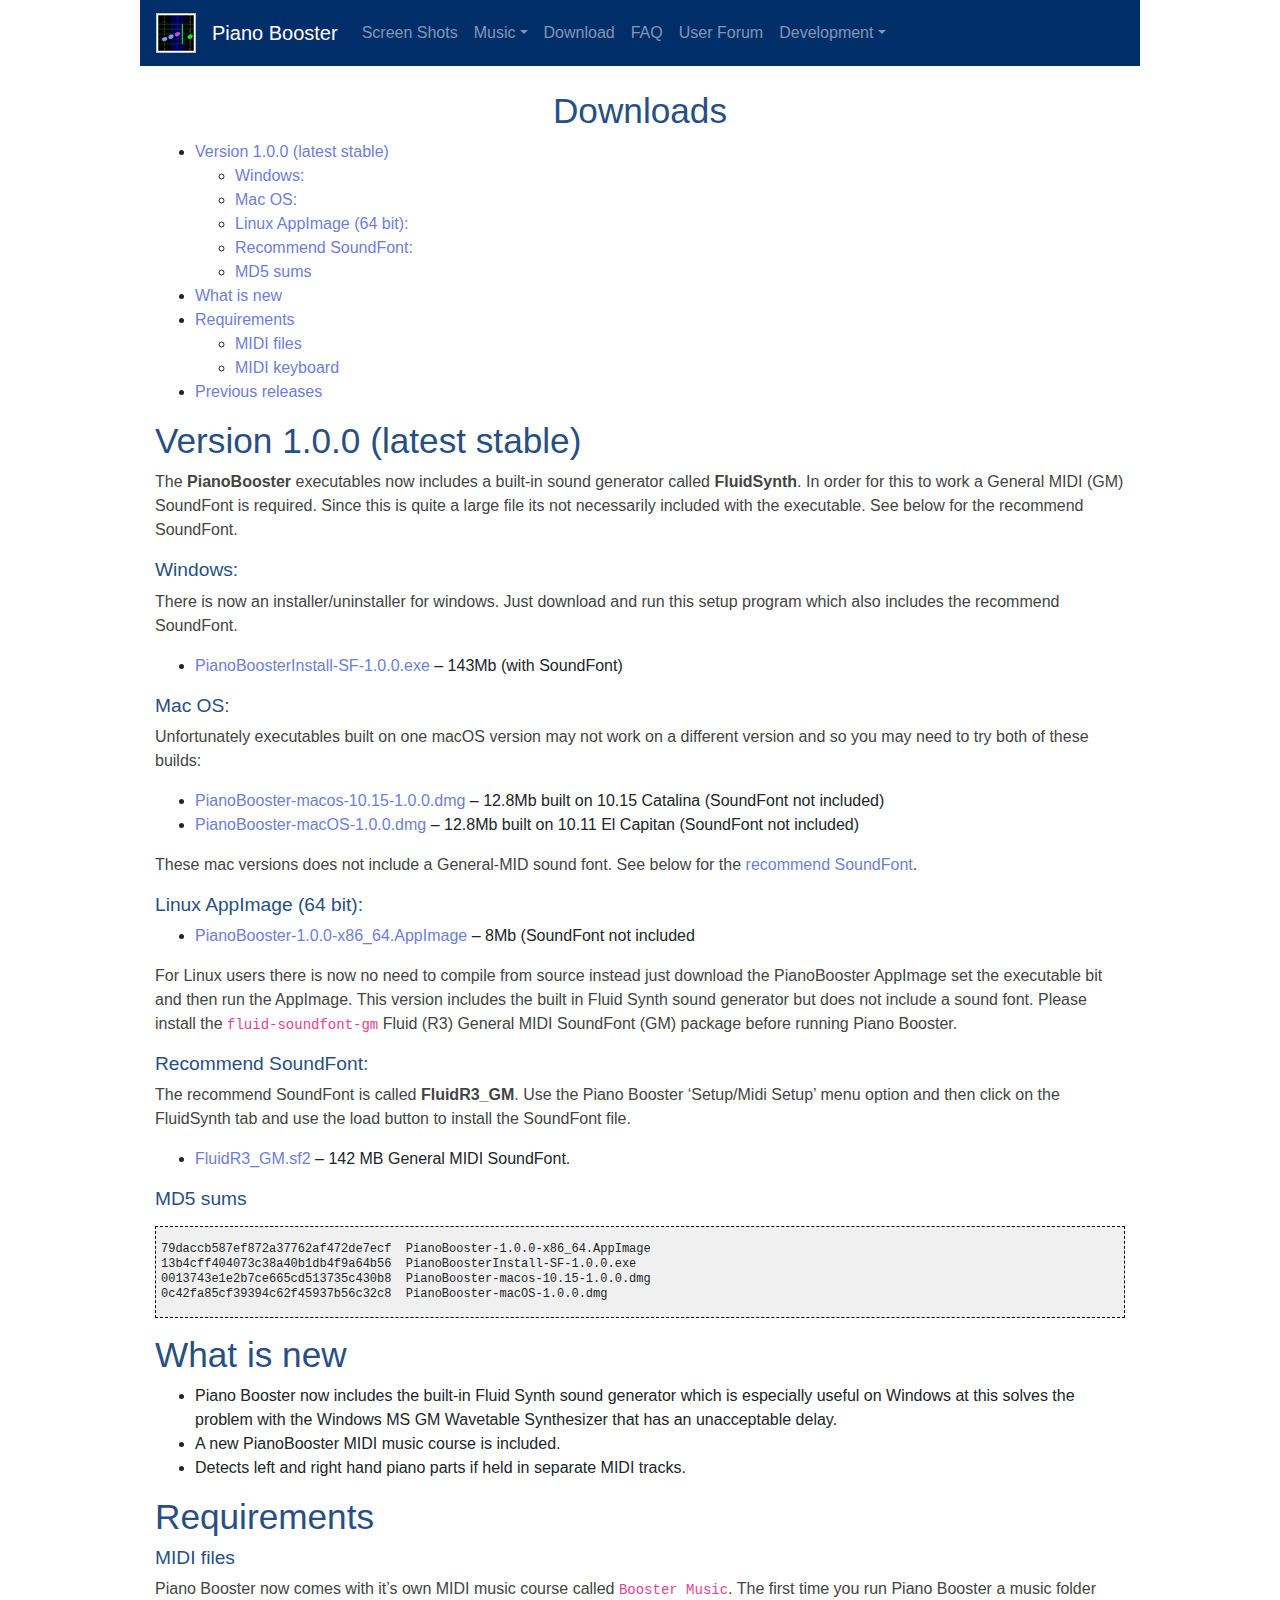
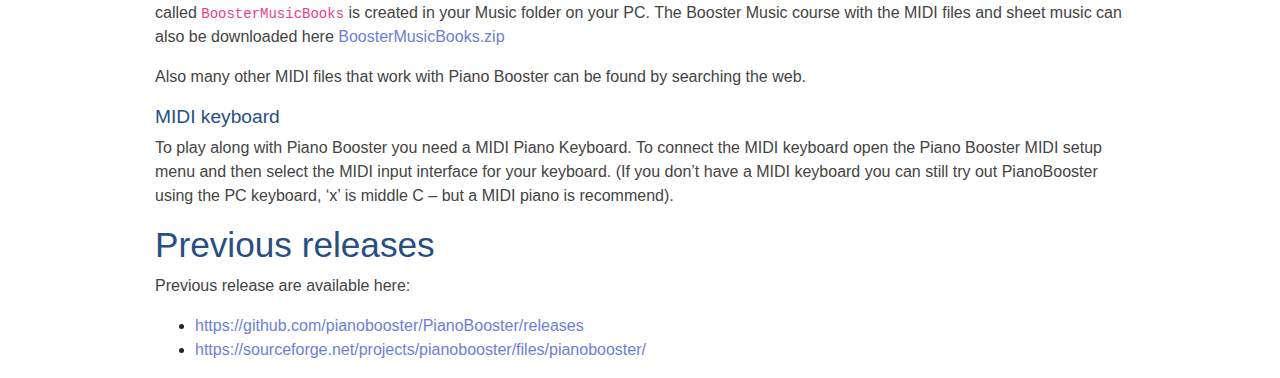
<file: download.html>
<!DOCTYPE html>
<html xmlns="http://www.w3.org/1999/xhtml" lang="" xml:lang="">
<head>
  <meta charset="utf-8" />
  <meta name="generator" content="pandoc" />
  <meta name="viewport" content="width=device-width, initial-scale=1.0, user-scalable=yes" />
  <title>PianoBooster Downloads</title>
  <style type="text/css">
      code{white-space: pre-wrap;}
      span.smallcaps{font-variant: small-caps;}
      span.underline{text-decoration: underline;}
      div.column{display: inline-block; vertical-align: top; width: 50%;}
  </style>
  <style type="text/css">
a.sourceLine { display: inline-block; line-height: 1.25; }
a.sourceLine { pointer-events: none; color: inherit; text-decoration: inherit; }
a.sourceLine:empty { height: 1.2em; }
.sourceCode { overflow: visible; }
code.sourceCode { white-space: pre; position: relative; }
div.sourceCode { margin: 1em 0; }
pre.sourceCode { margin: 0; }
@media screen {
div.sourceCode { overflow: auto; }
}
@media print {
code.sourceCode { white-space: pre-wrap; }
a.sourceLine { text-indent: -1em; padding-left: 1em; }
}
pre.numberSource a.sourceLine
  { position: relative; left: -4em; }
pre.numberSource a.sourceLine::before
  { content: attr(title);
    position: relative; left: -1em; text-align: right; vertical-align: baseline;
    border: none; pointer-events: all; display: inline-block;
    -webkit-touch-callout: none; -webkit-user-select: none;
    -khtml-user-select: none; -moz-user-select: none;
    -ms-user-select: none; user-select: none;
    padding: 0 4px; width: 4em;
    color: #aaaaaa;
  }
pre.numberSource { margin-left: 3em; border-left: 1px solid #aaaaaa;  padding-left: 4px; }
div.sourceCode
  {  }
@media screen {
a.sourceLine::before { text-decoration: underline; }
}
code span.al { color: #ff0000; font-weight: bold; } /* Alert */
code span.an { color: #60a0b0; font-weight: bold; font-style: italic; } /* Annotation */
code span.at { color: #7d9029; } /* Attribute */
code span.bn { color: #40a070; } /* BaseN */
code span.bu { } /* BuiltIn */
code span.cf { color: #007020; font-weight: bold; } /* ControlFlow */
code span.ch { color: #4070a0; } /* Char */
code span.cn { color: #880000; } /* Constant */
code span.co { color: #60a0b0; font-style: italic; } /* Comment */
code span.cv { color: #60a0b0; font-weight: bold; font-style: italic; } /* CommentVar */
code span.do { color: #ba2121; font-style: italic; } /* Documentation */
code span.dt { color: #902000; } /* DataType */
code span.dv { color: #40a070; } /* DecVal */
code span.er { color: #ff0000; font-weight: bold; } /* Error */
code span.ex { } /* Extension */
code span.fl { color: #40a070; } /* Float */
code span.fu { color: #06287e; } /* Function */
code span.im { } /* Import */
code span.in { color: #60a0b0; font-weight: bold; font-style: italic; } /* Information */
code span.kw { color: #007020; font-weight: bold; } /* Keyword */
code span.op { color: #666666; } /* Operator */
code span.ot { color: #007020; } /* Other */
code span.pp { color: #bc7a00; } /* Preprocessor */
code span.sc { color: #4070a0; } /* SpecialChar */
code span.ss { color: #bb6688; } /* SpecialString */
code span.st { color: #4070a0; } /* String */
code span.va { color: #19177c; } /* Variable */
code span.vs { color: #4070a0; } /* VerbatimString */
code span.wa { color: #60a0b0; font-weight: bold; font-style: italic; } /* Warning */
  </style>
    <meta name="viewport" content="width=device-width, initial-scale=1">
    <link rel="stylesheet" href="https://maxcdn.bootstrapcdn.com/bootstrap/4.5.2/css/bootstrap.min.css">
    <script src="https://ajax.googleapis.com/ajax/libs/jquery/3.5.1/jquery.min.js"></script>
    <script src="https://cdnjs.cloudflare.com/ajax/libs/popper.js/1.16.0/umd/popper.min.js"></script>
    <script src="https://maxcdn.bootstrapcdn.com/bootstrap/4.5.2/js/bootstrap.min.js"></script>
    <link rel="stylesheet" href="css/pb.css">
  <style>
  @media (min-width: 1000px) {
  .customclass {
     max-width: 1000px!important;
    }
  }
  </style>
</head>
<body>
<div class="container-lg customclass px-0">
<nav class="navbar navbar-expand-md navbar-dark">

  <a class="navbar-brand" href="index.html"> <img src="images/logo64x64.png" alt="logo" style="width:40px;"></a>
  <a class="navbar-brand" href="index.html">Piano Booster</a>

  <button class="navbar-toggler" type="button" data-toggle="collapse" data-target="#collapsibleNavbar">
    <span class="navbar-toggler-icon"></span>
  </button>
  <div class="collapse navbar-collapse" id="collapsibleNavbar">
    <ul class="navbar-nav">
    <li class="nav-item"><a class="nav-link" href="screenshots.html">Screen Shots</a></li>
    <li class="nav-item dropdown">
      <a class="nav-link dropdown-toggle" href="music-info.html" id="navbardrop" data-toggle="dropdown">Music</a>
      <div class="dropdown-menu">
        <a class="dropdown-item" href="music-info.html">Music Info</a>
        <a class="dropdown-item" href="Beginner Course.html">Beginner Course</a>
        <a class="dropdown-item" href="Booster Music.html">Booster Course</a>
      </div>
    </li>
    <li class="nav-item"><a class="nav-link" href="download.html">Download</a></li>
    <li class="nav-item"><a class="nav-link" href="faq.html">FAQ</a></li>
    <li class="nav-item"><a class="nav-link" href="http://piano-booster.139.s1.nabble.com/Piano-Booster-Users-f1591936.html">User Forum</a></li>
    <li class="nav-item dropdown">
      <a class="nav-link dropdown-toggle" href="music-info.html" id="navbardrop" data-toggle="dropdown">Development</a>
      <div class="dropdown-menu">
        <a class="dropdown-item" href="developer-info.html">Developer Info</a>
        <a class="dropdown-item" href="http://piano-booster.139.s1.nabble.com/Piano-Booster-Development-f2625691.html">Dev forum</a>
        <a class="dropdown-item" href="https://github.com/pianobooster/PianoBooster">Source Code</a>
        <a class="dropdown-item" href="https://hosted.weblate.org/projects/pianobooster/">Translations</a>
      </div>
    </li>
    </ul>
  </div>
</nav>
<br>

<div class="container-lg">
<header id="title-block-header">
<h1 class="title">Downloads</h1>
</header>
<nav id="TOC">
<ul>
<li><a href="#version-1.0.0-latest-stable">Version 1.0.0 (latest stable)</a><ul>
<li><a href="#windows">Windows:</a></li>
<li><a href="#mac-os">Mac OS:</a></li>
<li><a href="#linux-appimage-64-bit">Linux AppImage (64 bit):</a></li>
<li><a href="#recommend-soundfont">Recommend SoundFont:</a></li>
<li><a href="#md5-sums">MD5 sums</a></li>
</ul></li>
<li><a href="#what-is-new">What is new</a></li>
<li><a href="#requirements">Requirements</a><ul>
<li><a href="#midi-files">MIDI files</a></li>
<li><a href="#midi-keyboard">MIDI keyboard</a></li>
</ul></li>
<li><a href="#previous-releases">Previous releases</a></li>
</ul>
</nav>
<h1 id="version-1.0.0-latest-stable">Version 1.0.0 (latest stable)</h1>
<p>The <strong>PianoBooster</strong> executables now includes a built-in sound generator called <strong>FluidSynth</strong>. In order for this to work a General MIDI (GM) SoundFont is required. Since this is quite a large file its not necessarily included with the executable. See below for the recommend SoundFont.</p>
<h3 id="windows">Windows:</h3>
<p>There is now an installer/uninstaller for windows. Just download and run this setup program which also includes the recommend SoundFont.</p>
<ul>
<li><a href="https://github.com/pianobooster/PianoBooster/releases/download/v1.0.0/PianoBoosterInstall-SF-1.0.0.exe">PianoBoosterInstall-SF-1.0.0.exe</a> – 143Mb (with SoundFont)</li>
</ul>
<h3 id="mac-os">Mac OS:</h3>
<p>Unfortunately executables built on one macOS version may not work on a different version and so you may need to try both of these builds:</p>
<ul>
<li><a href="https://github.com/pianobooster/PianoBooster/releases/download/v1.0.0/PianoBooster-macos-10.15-1.0.0.dmg">PianoBooster-macos-10.15-1.0.0.dmg</a> – 12.8Mb built on 10.15 Catalina (SoundFont not included)</li>
<li><a href="https://github.com/pianobooster/PianoBooster/releases/download/v1.0.0/PianoBooster-macOS-1.0.0.dmg">PianoBooster-macOS-1.0.0.dmg</a> – 12.8Mb built on 10.11 El Capitan (SoundFont not included)</li>
</ul>
<p>These mac versions does not include a General-MID sound font. See below for the <a href="#recommend-soundfont">recommend SoundFont</a>.</p>
<h3 id="linux-appimage-64-bit">Linux AppImage (64 bit):</h3>
<ul>
<li><a href="https://github.com/pianobooster/PianoBooster/releases/download/v1.0.0/PianoBooster-1.0.0-x86_64.AppImage">PianoBooster-1.0.0-x86_64.AppImage</a> – 8Mb (SoundFont not included</li>
</ul>
<p>For Linux users there is now no need to compile from source instead just download the PianoBooster AppImage set the executable bit and then run the AppImage. This version includes the built in Fluid Synth sound generator but does not include a sound font. Please install the <code>fluid-soundfont-gm</code> Fluid (R3) General MIDI SoundFont (GM) package before running Piano Booster.</p>
<h3 id="recommend-soundfont">Recommend SoundFont:</h3>
<p>The recommend SoundFont is called <strong>FluidR3_GM</strong>. Use the Piano Booster ‘Setup/Midi Setup’ menu option and then click on the FluidSynth tab and use the load button to install the SoundFont file.</p>
<ul>
<li><a href="https://github.com/pianobooster/fluid-soundfont/releases/download/v3.1/FluidR3_GM.sf2">FluidR3_GM.sf2</a> – 142 MB General MIDI SoundFont.</li>
</ul>
<h3 id="md5-sums">MD5 sums</h3>
<div class="sourceCode" id="cb1"><pre class="sourceCode txt"><code class="sourceCode default"><a class="sourceLine" id="cb1-1" title="1">79daccb587ef872a37762af472de7ecf  PianoBooster-1.0.0-x86_64.AppImage</a>
<a class="sourceLine" id="cb1-2" title="2">13b4cff404073c38a40b1db4f9a64b56  PianoBoosterInstall-SF-1.0.0.exe</a>
<a class="sourceLine" id="cb1-3" title="3">0013743e1e2b7ce665cd513735c430b8  PianoBooster-macos-10.15-1.0.0.dmg</a>
<a class="sourceLine" id="cb1-4" title="4">0c42fa85cf39394c62f45937b56c32c8  PianoBooster-macOS-1.0.0.dmg</a></code></pre></div>
<h1 id="what-is-new">What is new</h1>
<ul>
<li>Piano Booster now includes the built-in Fluid Synth sound generator which is especially useful on Windows at this solves the problem with the Windows MS GM Wavetable Synthesizer that has an unacceptable delay.</li>
<li>A new PianoBooster MIDI music course is included.</li>
<li>Detects left and right hand piano parts if held in separate MIDI tracks.</li>
</ul>
<h1 id="requirements">Requirements</h1>
<h3 id="midi-files">MIDI files</h3>
<p>Piano Booster now comes with it’s own MIDI music course called <code>Booster Music</code>. The first time you run Piano Booster a music folder called <code>BoosterMusicBooks</code> is created in your Music folder on your PC. The Booster Music course with the MIDI files and sheet music can also be downloaded here <a href="download/BoosterMusicBooks.zip">BoosterMusicBooks.zip</a></p>
<p>Also many other MIDI files that work with Piano Booster can be found by searching the web.</p>
<h3 id="midi-keyboard">MIDI keyboard</h3>
<p>To play along with Piano Booster you need a MIDI Piano Keyboard. To connect the MIDI keyboard open the Piano Booster MIDI setup menu and then select the MIDI input interface for your keyboard. (If you don’t have a MIDI keyboard you can still try out PianoBooster using the PC keyboard, ‘x’ is middle C – but a MIDI piano is recommend).</p>
<h1 id="previous-releases">Previous releases</h1>
<p>Previous release are available here:</p>
<ul>
<li><a href="https://github.com/pianobooster/PianoBooster/releases">https://github.com/pianobooster/PianoBooster/releases</a></li>
<li><a href="https://sourceforge.net/projects/pianobooster/files/pianobooster/">https://sourceforge.net/projects/pianobooster/files/pianobooster/</a></li>
</ul>

</div>
</div>
</body>
</html>
</file>
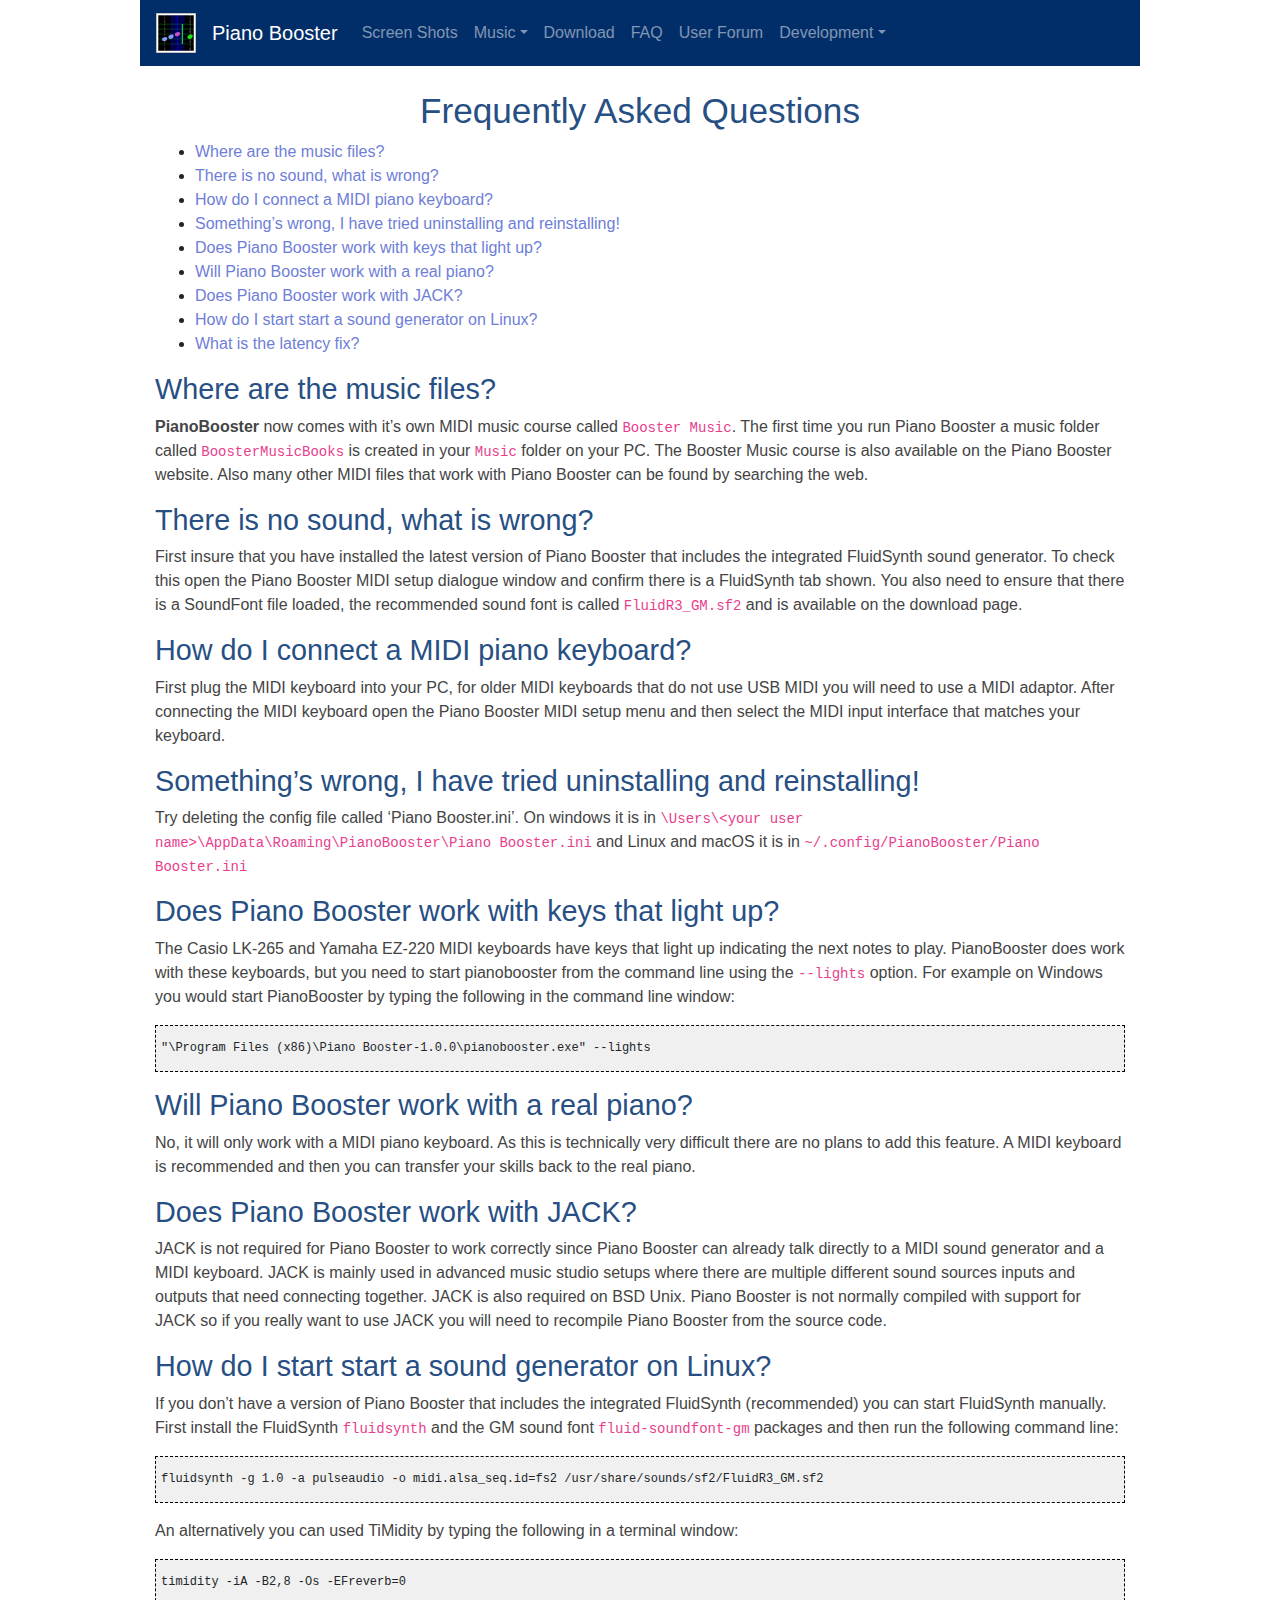
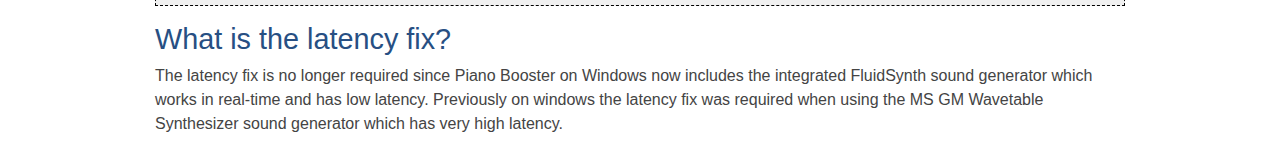
<file: faq.html>
<!DOCTYPE html>
<html xmlns="http://www.w3.org/1999/xhtml" lang="" xml:lang="">
<head>
  <meta charset="utf-8" />
  <meta name="generator" content="pandoc" />
  <meta name="viewport" content="width=device-width, initial-scale=1.0, user-scalable=yes" />
  <title>PianoBooster FAQ</title>
  <style type="text/css">
      code{white-space: pre-wrap;}
      span.smallcaps{font-variant: small-caps;}
      span.underline{text-decoration: underline;}
      div.column{display: inline-block; vertical-align: top; width: 50%;}
  </style>
  <style type="text/css">
a.sourceLine { display: inline-block; line-height: 1.25; }
a.sourceLine { pointer-events: none; color: inherit; text-decoration: inherit; }
a.sourceLine:empty { height: 1.2em; }
.sourceCode { overflow: visible; }
code.sourceCode { white-space: pre; position: relative; }
div.sourceCode { margin: 1em 0; }
pre.sourceCode { margin: 0; }
@media screen {
div.sourceCode { overflow: auto; }
}
@media print {
code.sourceCode { white-space: pre-wrap; }
a.sourceLine { text-indent: -1em; padding-left: 1em; }
}
pre.numberSource a.sourceLine
  { position: relative; left: -4em; }
pre.numberSource a.sourceLine::before
  { content: attr(title);
    position: relative; left: -1em; text-align: right; vertical-align: baseline;
    border: none; pointer-events: all; display: inline-block;
    -webkit-touch-callout: none; -webkit-user-select: none;
    -khtml-user-select: none; -moz-user-select: none;
    -ms-user-select: none; user-select: none;
    padding: 0 4px; width: 4em;
    color: #aaaaaa;
  }
pre.numberSource { margin-left: 3em; border-left: 1px solid #aaaaaa;  padding-left: 4px; }
div.sourceCode
  {  }
@media screen {
a.sourceLine::before { text-decoration: underline; }
}
code span.al { color: #ff0000; font-weight: bold; } /* Alert */
code span.an { color: #60a0b0; font-weight: bold; font-style: italic; } /* Annotation */
code span.at { color: #7d9029; } /* Attribute */
code span.bn { color: #40a070; } /* BaseN */
code span.bu { } /* BuiltIn */
code span.cf { color: #007020; font-weight: bold; } /* ControlFlow */
code span.ch { color: #4070a0; } /* Char */
code span.cn { color: #880000; } /* Constant */
code span.co { color: #60a0b0; font-style: italic; } /* Comment */
code span.cv { color: #60a0b0; font-weight: bold; font-style: italic; } /* CommentVar */
code span.do { color: #ba2121; font-style: italic; } /* Documentation */
code span.dt { color: #902000; } /* DataType */
code span.dv { color: #40a070; } /* DecVal */
code span.er { color: #ff0000; font-weight: bold; } /* Error */
code span.ex { } /* Extension */
code span.fl { color: #40a070; } /* Float */
code span.fu { color: #06287e; } /* Function */
code span.im { } /* Import */
code span.in { color: #60a0b0; font-weight: bold; font-style: italic; } /* Information */
code span.kw { color: #007020; font-weight: bold; } /* Keyword */
code span.op { color: #666666; } /* Operator */
code span.ot { color: #007020; } /* Other */
code span.pp { color: #bc7a00; } /* Preprocessor */
code span.sc { color: #4070a0; } /* SpecialChar */
code span.ss { color: #bb6688; } /* SpecialString */
code span.st { color: #4070a0; } /* String */
code span.va { color: #19177c; } /* Variable */
code span.vs { color: #4070a0; } /* VerbatimString */
code span.wa { color: #60a0b0; font-weight: bold; font-style: italic; } /* Warning */
  </style>
    <meta name="viewport" content="width=device-width, initial-scale=1">
    <link rel="stylesheet" href="https://maxcdn.bootstrapcdn.com/bootstrap/4.5.2/css/bootstrap.min.css">
    <script src="https://ajax.googleapis.com/ajax/libs/jquery/3.5.1/jquery.min.js"></script>
    <script src="https://cdnjs.cloudflare.com/ajax/libs/popper.js/1.16.0/umd/popper.min.js"></script>
    <script src="https://maxcdn.bootstrapcdn.com/bootstrap/4.5.2/js/bootstrap.min.js"></script>
    <link rel="stylesheet" href="css/pb.css">
  <style>
  @media (min-width: 1000px) {
  .customclass {
     max-width: 1000px!important;
    }
  }
  </style>
</head>
<body>
<div class="container-lg customclass px-0">
<nav class="navbar navbar-expand-md navbar-dark">

  <a class="navbar-brand" href="index.html"> <img src="images/logo64x64.png" alt="logo" style="width:40px;"></a>
  <a class="navbar-brand" href="index.html">Piano Booster</a>

  <button class="navbar-toggler" type="button" data-toggle="collapse" data-target="#collapsibleNavbar">
    <span class="navbar-toggler-icon"></span>
  </button>
  <div class="collapse navbar-collapse" id="collapsibleNavbar">
    <ul class="navbar-nav">
    <li class="nav-item"><a class="nav-link" href="screenshots.html">Screen Shots</a></li>
    <li class="nav-item dropdown">
      <a class="nav-link dropdown-toggle" href="music-info.html" id="navbardrop" data-toggle="dropdown">Music</a>
      <div class="dropdown-menu">
        <a class="dropdown-item" href="music-info.html">Music Info</a>
        <a class="dropdown-item" href="Beginner Course.html">Beginner Course</a>
        <a class="dropdown-item" href="Booster Music.html">Booster Course</a>
      </div>
    </li>
    <li class="nav-item"><a class="nav-link" href="download.html">Download</a></li>
    <li class="nav-item"><a class="nav-link" href="faq.html">FAQ</a></li>
    <li class="nav-item"><a class="nav-link" href="http://piano-booster.139.s1.nabble.com/Piano-Booster-Users-f1591936.html">User Forum</a></li>
    <li class="nav-item dropdown">
      <a class="nav-link dropdown-toggle" href="music-info.html" id="navbardrop" data-toggle="dropdown">Development</a>
      <div class="dropdown-menu">
        <a class="dropdown-item" href="developer-info.html">Developer Info</a>
        <a class="dropdown-item" href="http://piano-booster.139.s1.nabble.com/Piano-Booster-Development-f2625691.html">Dev forum</a>
        <a class="dropdown-item" href="https://github.com/pianobooster/PianoBooster">Source Code</a>
        <a class="dropdown-item" href="https://hosted.weblate.org/projects/pianobooster/">Translations</a>
      </div>
    </li>
    </ul>
  </div>
</nav>
<br>

<div class="container-lg">
<header id="title-block-header">
<h1 class="title">Frequently Asked Questions</h1>
</header>
<nav id="TOC">
<ul>
<li><a href="#where-are-the-music-files">Where are the music files?</a></li>
<li><a href="#there-is-no-sound-what-is-wrong">There is no sound, what is wrong?</a></li>
<li><a href="#how-do-i-connect-a-midi-piano-keyboard">How do I connect a MIDI piano keyboard?</a></li>
<li><a href="#somethings-wrong-i-have-tried-uninstalling-and-reinstalling">Something’s wrong, I have tried uninstalling and reinstalling!</a></li>
<li><a href="#does-piano-booster-work-with-keys-that-light-up">Does Piano Booster work with keys that light up?</a></li>
<li><a href="#will-piano-booster-work-with-a-real-piano">Will Piano Booster work with a real piano?</a></li>
<li><a href="#does-piano-booster-work-with-jack">Does Piano Booster work with JACK?</a></li>
<li><a href="#how-do-i-start-start-a-sound-generator-on-linux">How do I start start a sound generator on Linux?</a></li>
<li><a href="#what-is-the-latency-fix">What is the latency fix?</a></li>
</ul>
</nav>
<h2 id="where-are-the-music-files">Where are the music files?</h2>
<p><strong>PianoBooster</strong> now comes with it’s own MIDI music course called <code>Booster Music</code>. The first time you run Piano Booster a music folder called <code>BoosterMusicBooks</code> is created in your <code>Music</code> folder on your PC. The Booster Music course is also available on the Piano Booster website. Also many other MIDI files that work with Piano Booster can be found by searching the web.</p>
<h2 id="there-is-no-sound-what-is-wrong">There is no sound, what is wrong?</h2>
<p>First insure that you have installed the latest version of Piano Booster that includes the integrated FluidSynth sound generator. To check this open the Piano Booster MIDI setup dialogue window and confirm there is a FluidSynth tab shown. You also need to ensure that there is a SoundFont file loaded, the recommended sound font is called <code>FluidR3_GM.sf2</code> and is available on the download page.</p>
<h2 id="how-do-i-connect-a-midi-piano-keyboard">How do I connect a MIDI piano keyboard?</h2>
<p>First plug the MIDI keyboard into your PC, for older MIDI keyboards that do not use USB MIDI you will need to use a MIDI adaptor. After connecting the MIDI keyboard open the Piano Booster MIDI setup menu and then select the MIDI input interface that matches your keyboard.</p>
<h2 id="somethings-wrong-i-have-tried-uninstalling-and-reinstalling">Something’s wrong, I have tried uninstalling and reinstalling!</h2>
<p>Try deleting the config file called ‘Piano Booster.ini’. On windows it is in <code>\Users\&lt;your user name&gt;\AppData\Roaming\PianoBooster\Piano Booster.ini</code> and Linux and macOS it is in <code>~/.config/PianoBooster/Piano Booster.ini</code></p>
<h2 id="does-piano-booster-work-with-keys-that-light-up">Does Piano Booster work with keys that light up?</h2>
<p>The Casio LK-265 and Yamaha EZ-220 MIDI keyboards have keys that light up indicating the next notes to play. PianoBooster does work with these keyboards, but you need to start pianobooster from the command line using the <code>--lights</code> option. For example on Windows you would start PianoBooster by typing the following in the command line window:</p>
<div class="sourceCode" id="cb1"><pre class="sourceCode txt"><code class="sourceCode default"><a class="sourceLine" id="cb1-1" title="1">&quot;\Program Files (x86)\Piano Booster-1.0.0\pianobooster.exe&quot; --lights</a></code></pre></div>
<h2 id="will-piano-booster-work-with-a-real-piano">Will Piano Booster work with a real piano?</h2>
<p>No, it will only work with a MIDI piano keyboard. As this is technically very difficult there are no plans to add this feature. A MIDI keyboard is recommended and then you can transfer your skills back to the real piano.</p>
<h2 id="does-piano-booster-work-with-jack">Does Piano Booster work with JACK?</h2>
<p>JACK is not required for Piano Booster to work correctly since Piano Booster can already talk directly to a MIDI sound generator and a MIDI keyboard. JACK is mainly used in advanced music studio setups where there are multiple different sound sources inputs and outputs that need connecting together. JACK is also required on BSD Unix. Piano Booster is not normally compiled with support for JACK so if you really want to use JACK you will need to recompile Piano Booster from the source code.</p>
<h2 id="how-do-i-start-start-a-sound-generator-on-linux">How do I start start a sound generator on Linux?</h2>
<p>If you don’t have a version of Piano Booster that includes the integrated FluidSynth (recommended) you can start FluidSynth manually. First install the FluidSynth <code>fluidsynth</code> and the GM sound font <code>fluid-soundfont-gm</code> packages and then run the following command line:</p>
<div class="sourceCode" id="cb2"><pre class="sourceCode txt"><code class="sourceCode default"><a class="sourceLine" id="cb2-1" title="1">fluidsynth -g 1.0 -a pulseaudio -o midi.alsa_seq.id=fs2 /usr/share/sounds/sf2/FluidR3_GM.sf2</a></code></pre></div>
<p>An alternatively you can used TiMidity by typing the following in a terminal window:</p>
<div class="sourceCode" id="cb3"><pre class="sourceCode txt"><code class="sourceCode default"><a class="sourceLine" id="cb3-1" title="1">timidity -iA -B2,8 -Os -EFreverb=0</a></code></pre></div>
<h2 id="what-is-the-latency-fix">What is the latency fix?</h2>
<p>The latency fix is no longer required since Piano Booster on Windows now includes the integrated FluidSynth sound generator which works in real-time and has low latency. Previously on windows the latency fix was required when using the MS GM Wavetable Synthesizer sound generator which has very high latency.</p>

</div>
</div>
</body>
</html>
</file>
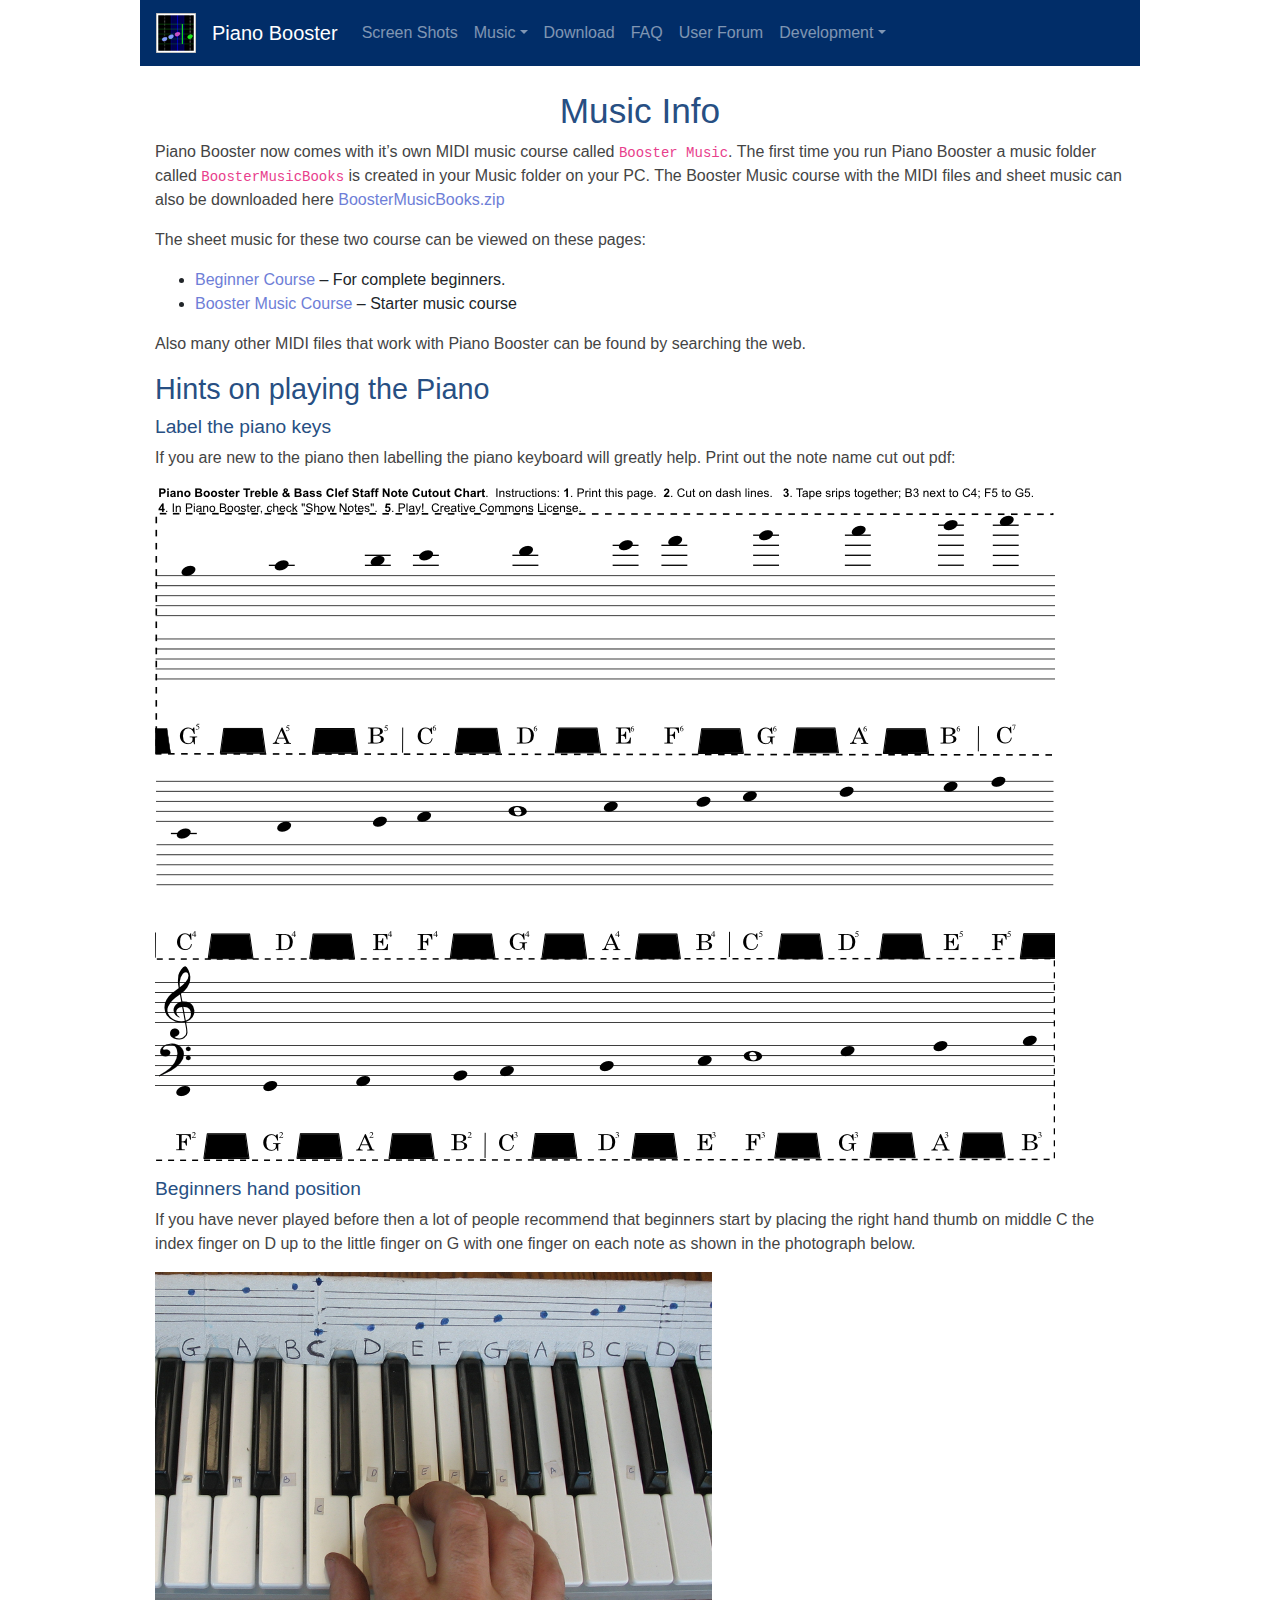
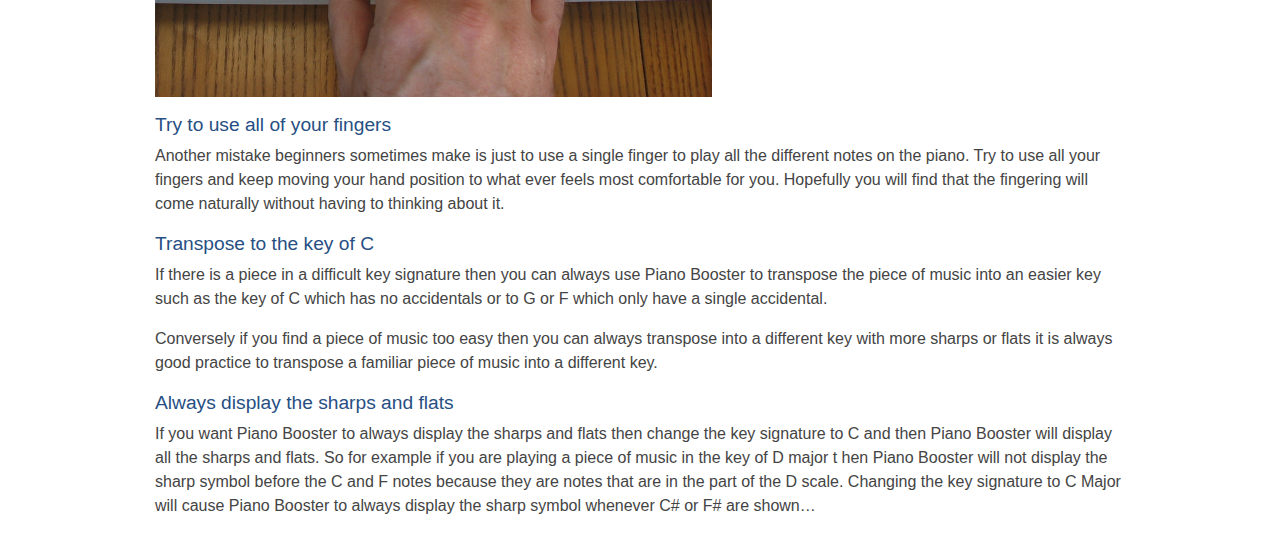
<file: music-info.html>
<!DOCTYPE html>
<html xmlns="http://www.w3.org/1999/xhtml" lang="" xml:lang="">
<head>
  <meta charset="utf-8" />
  <meta name="generator" content="pandoc" />
  <meta name="viewport" content="width=device-width, initial-scale=1.0, user-scalable=yes" />
  <title>PianoBooster Music Info</title>
  <style type="text/css">
      code{white-space: pre-wrap;}
      span.smallcaps{font-variant: small-caps;}
      span.underline{text-decoration: underline;}
      div.column{display: inline-block; vertical-align: top; width: 50%;}
  </style>
    <meta name="viewport" content="width=device-width, initial-scale=1">
    <link rel="stylesheet" href="https://maxcdn.bootstrapcdn.com/bootstrap/4.5.2/css/bootstrap.min.css">
    <script src="https://ajax.googleapis.com/ajax/libs/jquery/3.5.1/jquery.min.js"></script>
    <script src="https://cdnjs.cloudflare.com/ajax/libs/popper.js/1.16.0/umd/popper.min.js"></script>
    <script src="https://maxcdn.bootstrapcdn.com/bootstrap/4.5.2/js/bootstrap.min.js"></script>
    <link rel="stylesheet" href="css/pb.css">
  <style>
  @media (min-width: 1000px) {
  .customclass {
     max-width: 1000px!important;
    }
  }
  </style>
</head>
<body>
<div class="container-lg customclass px-0">
<nav class="navbar navbar-expand-md navbar-dark">

  <a class="navbar-brand" href="index.html"> <img src="images/logo64x64.png" alt="logo" style="width:40px;"></a>
  <a class="navbar-brand" href="index.html">Piano Booster</a>

  <button class="navbar-toggler" type="button" data-toggle="collapse" data-target="#collapsibleNavbar">
    <span class="navbar-toggler-icon"></span>
  </button>
  <div class="collapse navbar-collapse" id="collapsibleNavbar">
    <ul class="navbar-nav">
    <li class="nav-item"><a class="nav-link" href="screenshots.html">Screen Shots</a></li>
    <li class="nav-item dropdown">
      <a class="nav-link dropdown-toggle" href="music-info.html" id="navbardrop" data-toggle="dropdown">Music</a>
      <div class="dropdown-menu">
        <a class="dropdown-item" href="music-info.html">Music Info</a>
        <a class="dropdown-item" href="Beginner Course.html">Beginner Course</a>
        <a class="dropdown-item" href="Booster Music.html">Booster Course</a>
      </div>
    </li>
    <li class="nav-item"><a class="nav-link" href="download.html">Download</a></li>
    <li class="nav-item"><a class="nav-link" href="faq.html">FAQ</a></li>
    <li class="nav-item"><a class="nav-link" href="http://piano-booster.139.s1.nabble.com/Piano-Booster-Users-f1591936.html">User Forum</a></li>
    <li class="nav-item dropdown">
      <a class="nav-link dropdown-toggle" href="music-info.html" id="navbardrop" data-toggle="dropdown">Development</a>
      <div class="dropdown-menu">
        <a class="dropdown-item" href="developer-info.html">Developer Info</a>
        <a class="dropdown-item" href="http://piano-booster.139.s1.nabble.com/Piano-Booster-Development-f2625691.html">Dev forum</a>
        <a class="dropdown-item" href="https://github.com/pianobooster/PianoBooster">Source Code</a>
        <a class="dropdown-item" href="https://hosted.weblate.org/projects/pianobooster/">Translations</a>
      </div>
    </li>
    </ul>
  </div>
</nav>
<br>

<div class="container-lg">
<header id="title-block-header">
<h1 class="title">Music Info</h1>
</header>
<p>Piano Booster now comes with it’s own MIDI music course called <code>Booster Music</code>. The first time you run Piano Booster a music folder called <code>BoosterMusicBooks</code> is created in your Music folder on your PC. The Booster Music course with the MIDI files and sheet music can also be downloaded here <a href="download/BoosterMusicBooks.zip">BoosterMusicBooks.zip</a></p>
<p>The sheet music for these two course can be viewed on these pages:</p>
<ul>
<li><a href="Beginner%20Course.html">Beginner Course</a> – For complete beginners.</li>
<li><a href="Booster%20Music.html">Booster Music Course</a> – Starter music course</li>
</ul>
<p>Also many other MIDI files that work with Piano Booster can be found by searching the web.</p>
<h2 id="hints-on-playing-the-piano">Hints on playing the Piano</h2>
<h3 id="label-the-piano-keys">Label the piano keys</h3>
<p>If you are new to the piano then labelling the piano keyboard will greatly help. Print out the note name cut out pdf:</p>
<p><a href="download/pianobooster-note-chart.pdf"><img src="images/pianobooster-note-chart.png" alt="pianobooster-note-chart.pdf" /></a></p>
<h3 id="beginners-hand-position">Beginners hand position</h3>
<p>If you have never played before then a lot of people recommend that beginners start by placing the right hand thumb on middle C the index finger on D up to the little finger on G with one finger on each note as shown in the photograph below.</p>
<p><img src="images/beginnershandposition.png" alt="Beginners hand position" /></p>
<h3 id="try-to-use-all-of-your-fingers">Try to use all of your fingers</h3>
<p>Another mistake beginners sometimes make is just to use a single finger to play all the different notes on the piano. Try to use all your fingers and keep moving your hand position to what ever feels most comfortable for you. Hopefully you will find that the fingering will come naturally without having to thinking about it.</p>
<h3 id="transpose-to-the-key-of-c">Transpose to the key of C</h3>
<p>If there is a piece in a difficult key signature then you can always use Piano Booster to transpose the piece of music into an easier key such as the key of C which has no accidentals or to G or F which only have a single accidental.</p>
<p>Conversely if you find a piece of music too easy then you can always transpose into a different key with more sharps or flats it is always good practice to transpose a familiar piece of music into a different key.</p>
<h3 id="always-display-the-sharps-and-flats">Always display the sharps and flats</h3>
<p>If you want Piano Booster to always display the sharps and flats then change the key signature to C and then Piano Booster will display all the sharps and flats. So for example if you are playing a piece of music in the key of D major t hen Piano Booster will not display the sharp symbol before the C and F notes because they are notes that are in the part of the D scale. Changing the key signature to C Major will cause Piano Booster to always display the sharp symbol whenever C# or F# are shown…</p>

</div>
</div>
</body>
</html>
</file>
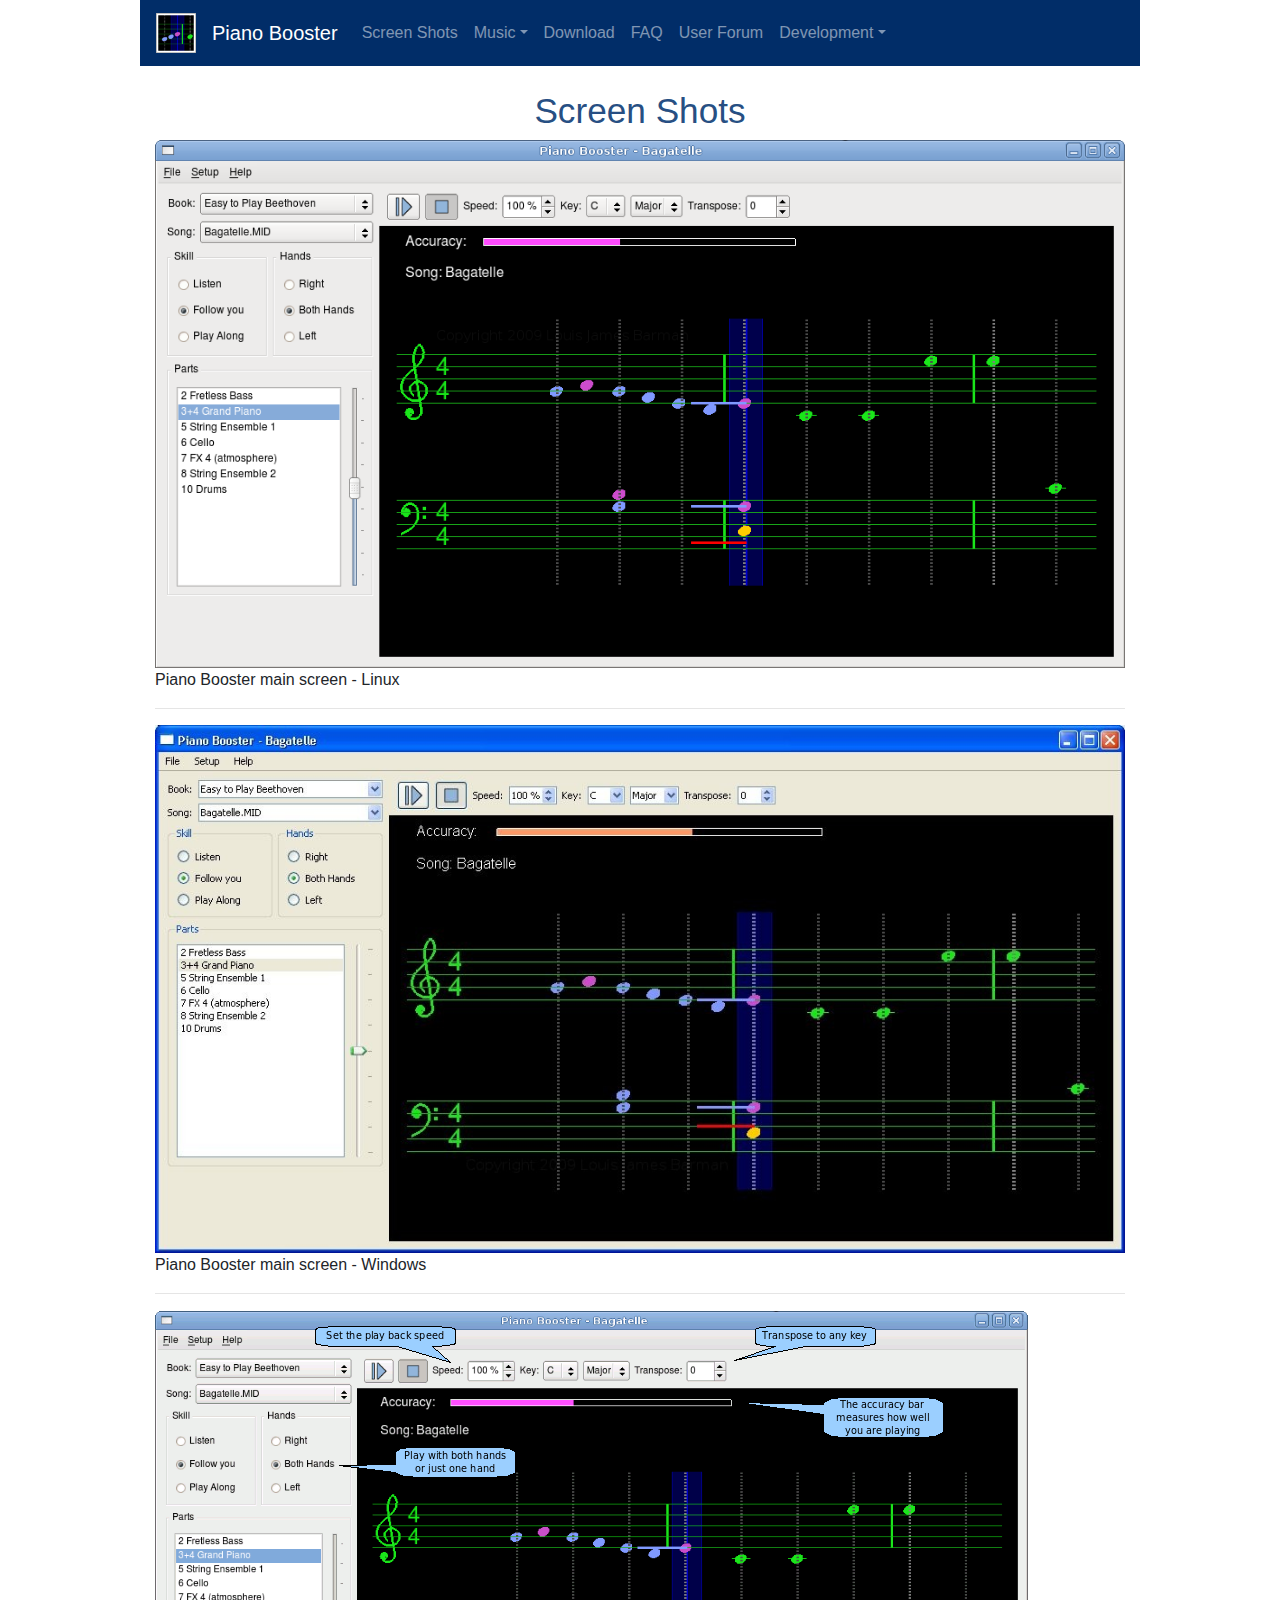
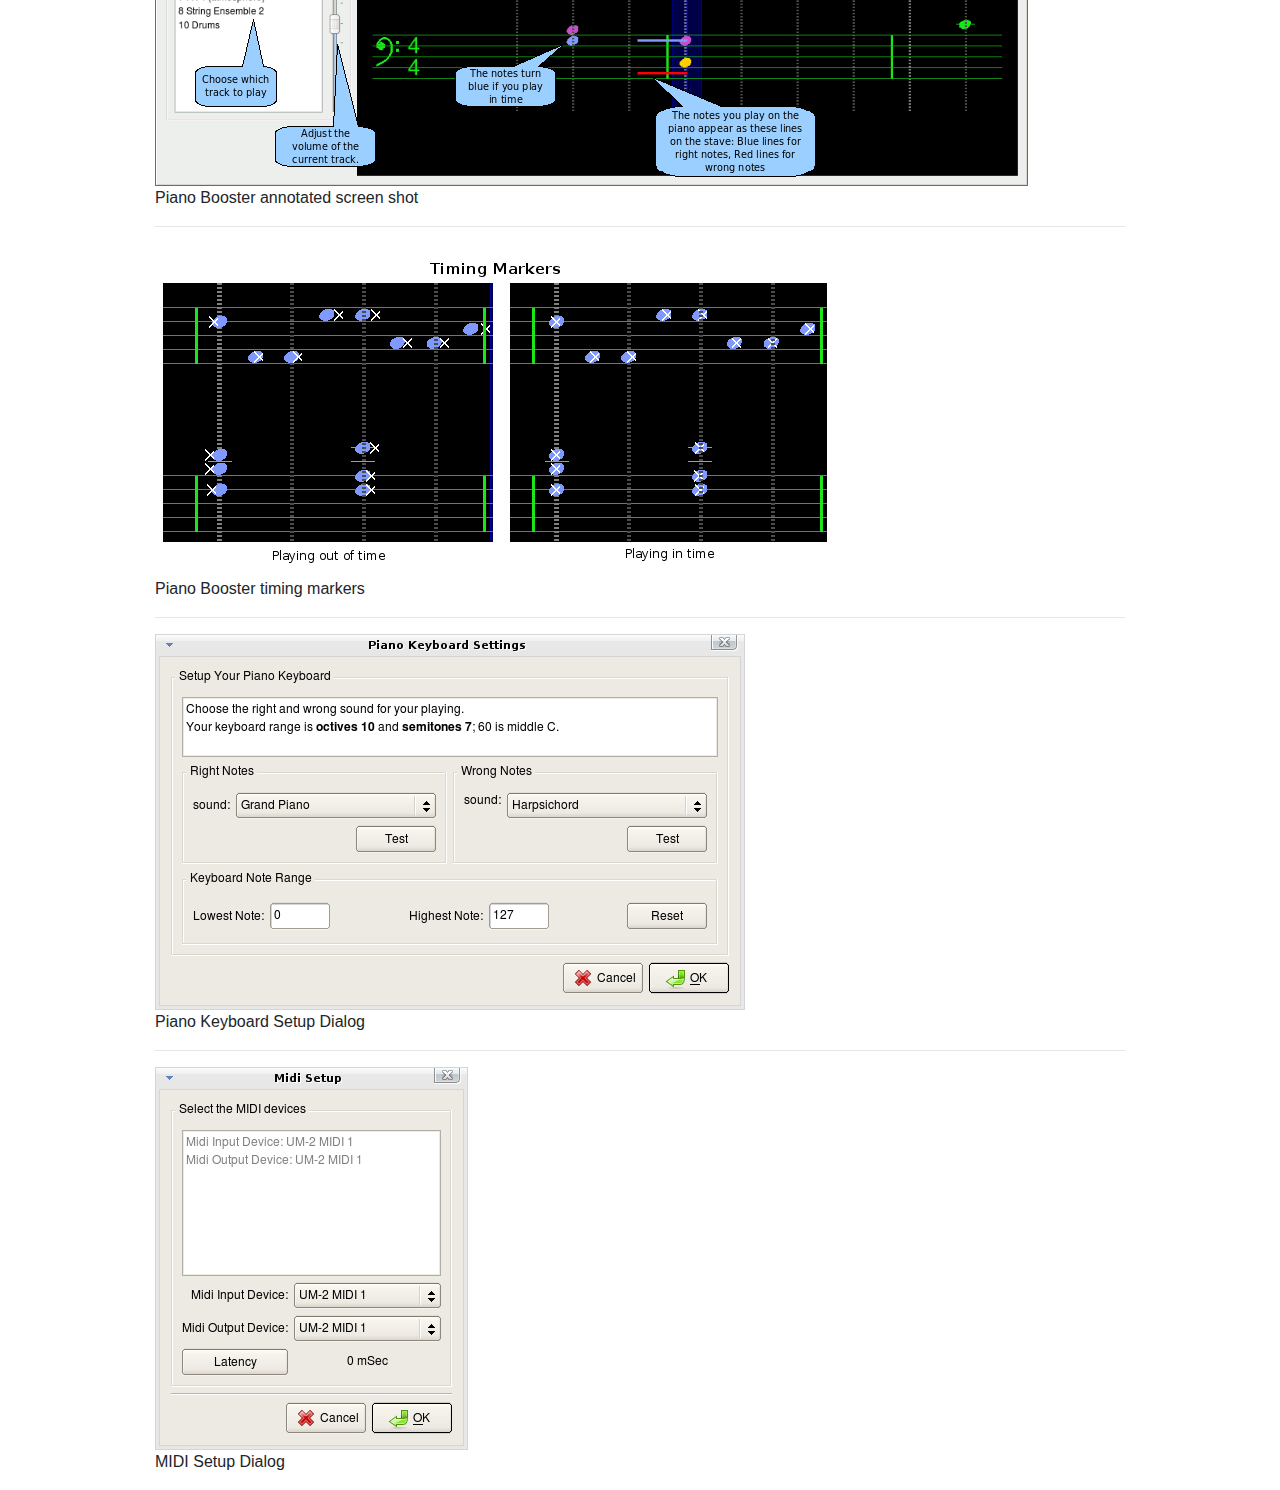
<file: screenshots.html>
<!DOCTYPE html>
<html xmlns="http://www.w3.org/1999/xhtml" lang="" xml:lang="">
<head>
  <meta charset="utf-8" />
  <meta name="generator" content="pandoc" />
  <meta name="viewport" content="width=device-width, initial-scale=1.0, user-scalable=yes" />
  <title>PianoBooster Screen Shots</title>
  <style type="text/css">
      code{white-space: pre-wrap;}
      span.smallcaps{font-variant: small-caps;}
      span.underline{text-decoration: underline;}
      div.column{display: inline-block; vertical-align: top; width: 50%;}
  </style>
    <meta name="viewport" content="width=device-width, initial-scale=1">
    <link rel="stylesheet" href="https://maxcdn.bootstrapcdn.com/bootstrap/4.5.2/css/bootstrap.min.css">
    <script src="https://ajax.googleapis.com/ajax/libs/jquery/3.5.1/jquery.min.js"></script>
    <script src="https://cdnjs.cloudflare.com/ajax/libs/popper.js/1.16.0/umd/popper.min.js"></script>
    <script src="https://maxcdn.bootstrapcdn.com/bootstrap/4.5.2/js/bootstrap.min.js"></script>
    <link rel="stylesheet" href="css/pb.css">
  <style>
  @media (min-width: 1000px) {
  .customclass {
     max-width: 1000px!important;
    }
  }
  </style>
</head>
<body>
<div class="container-lg customclass px-0">
<nav class="navbar navbar-expand-md navbar-dark">

  <a class="navbar-brand" href="index.html"> <img src="images/logo64x64.png" alt="logo" style="width:40px;"></a>
  <a class="navbar-brand" href="index.html">Piano Booster</a>

  <button class="navbar-toggler" type="button" data-toggle="collapse" data-target="#collapsibleNavbar">
    <span class="navbar-toggler-icon"></span>
  </button>
  <div class="collapse navbar-collapse" id="collapsibleNavbar">
    <ul class="navbar-nav">
    <li class="nav-item"><a class="nav-link" href="screenshots.html">Screen Shots</a></li>
    <li class="nav-item dropdown">
      <a class="nav-link dropdown-toggle" href="music-info.html" id="navbardrop" data-toggle="dropdown">Music</a>
      <div class="dropdown-menu">
        <a class="dropdown-item" href="music-info.html">Music Info</a>
        <a class="dropdown-item" href="Beginner Course.html">Beginner Course</a>
        <a class="dropdown-item" href="Booster Music.html">Booster Course</a>
      </div>
    </li>
    <li class="nav-item"><a class="nav-link" href="download.html">Download</a></li>
    <li class="nav-item"><a class="nav-link" href="faq.html">FAQ</a></li>
    <li class="nav-item"><a class="nav-link" href="http://piano-booster.139.s1.nabble.com/Piano-Booster-Users-f1591936.html">User Forum</a></li>
    <li class="nav-item dropdown">
      <a class="nav-link dropdown-toggle" href="music-info.html" id="navbardrop" data-toggle="dropdown">Development</a>
      <div class="dropdown-menu">
        <a class="dropdown-item" href="developer-info.html">Developer Info</a>
        <a class="dropdown-item" href="http://piano-booster.139.s1.nabble.com/Piano-Booster-Development-f2625691.html">Dev forum</a>
        <a class="dropdown-item" href="https://github.com/pianobooster/PianoBooster">Source Code</a>
        <a class="dropdown-item" href="https://hosted.weblate.org/projects/pianobooster/">Translations</a>
      </div>
    </li>
    </ul>
  </div>
</nav>
<br>

<div class="container-lg">
<header id="title-block-header">
<h1 class="title">Screen Shots</h1>
</header>
<figure>
<img src="images/shots/LinuxScreenShot.png" alt="Piano Booster main screen - Linux" /><figcaption>Piano Booster main screen - Linux</figcaption>
</figure>
<hr />
<figure>
<img src="images/shots/WindowsScreenShot.jpeg" alt="Piano Booster main screen - Windows" /><figcaption>Piano Booster main screen - Windows</figcaption>
</figure>
<hr />
<figure>
<img src="images/shots/LinuxScreenShotAnnotated.png" alt="Piano Booster annotated screen shot" /><figcaption>Piano Booster annotated screen shot</figcaption>
</figure>
<hr />
<figure>
<img src="images/shots/timingmarkers.png" alt="Piano Booster timing markers" /><figcaption>Piano Booster timing markers</figcaption>
</figure>
<hr />
<figure>
<img src="images/shots/keyboardsetup.png" alt="Piano Keyboard Setup Dialog" /><figcaption>Piano Keyboard Setup Dialog</figcaption>
</figure>
<hr />
<figure>
<img src="images/shots/midisetup.png" alt="MIDI Setup Dialog" /><figcaption>MIDI Setup Dialog</figcaption>
</figure>

</div>
</div>
</body>
</html>
</file>
<file: css/pb.css>
@import url(html4css1.css);
@import url(ref.css);

pre {
    background-color:#F0F0F0;
    border:1px dashed black;
    color:inherit;
    font-family:courier,courier new,monospace;
    font-size:12px;
    line-height:100%;
    margin-bottom:4px;
    margin-top:4px;
     overflow: scroll;
    padding:5px;
    padding-top:15px;
    padding-bottom:15px;
    white-space:normal;
    margin-left: 0 ;
    margin-right: 0 ;
}

code {
    white-space:normal;
}

h1 a.toc-backref, h2 a.toc-backref, h3 a.toc-backref, h4 a.toc-backref   {
  color: #274f83;
}

h1 a.toc-backref  {
    font-size: 20px;
    color: #ff0000;
}

a.toc-backref {
  text-decoration: none;
  color: black;
}

.contents  ul{
    margin-left: 0%;
    margin-right: 0%;
}

.topic-title a{
    color: black;
}

.sheet-music img {
    border-style: none;
    max-width: 100%;
    width: 100%;
    height: auto;
}

.navbar {
  background-color: #012d68;
}
</file>
